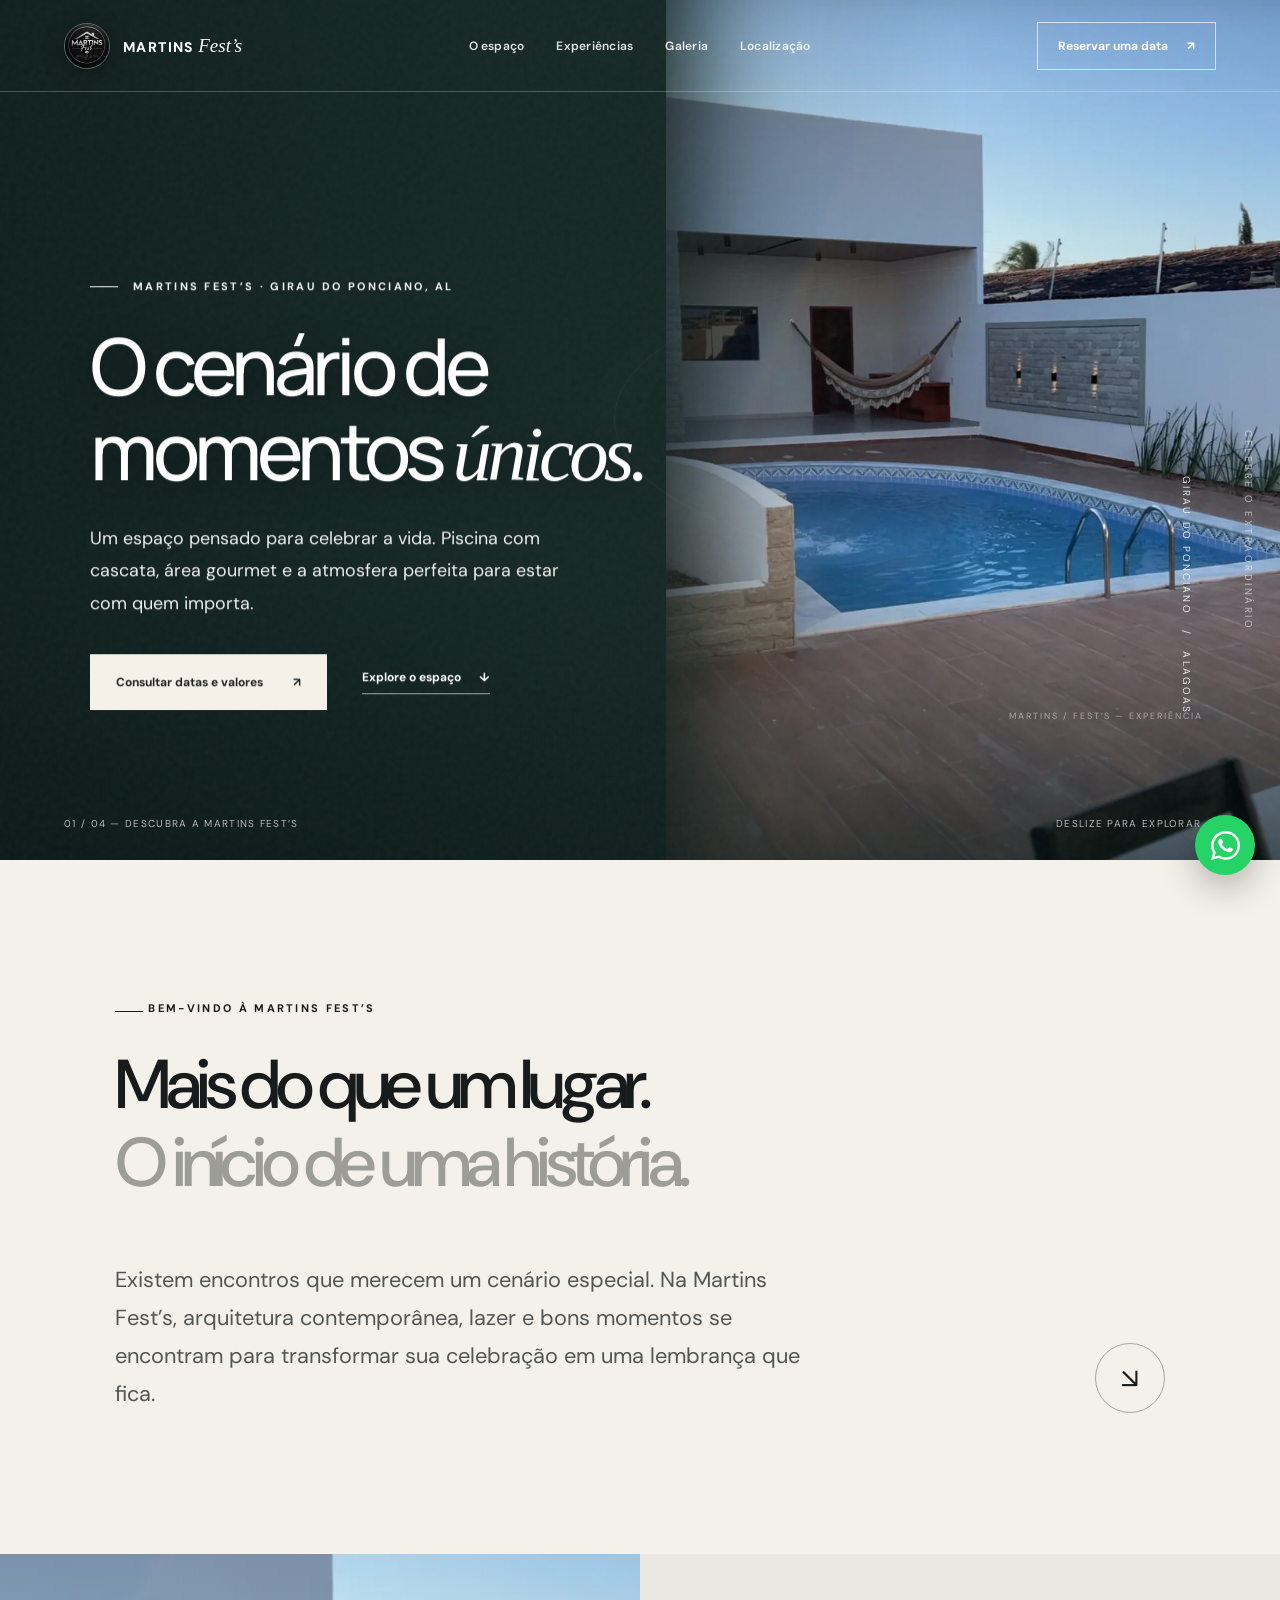
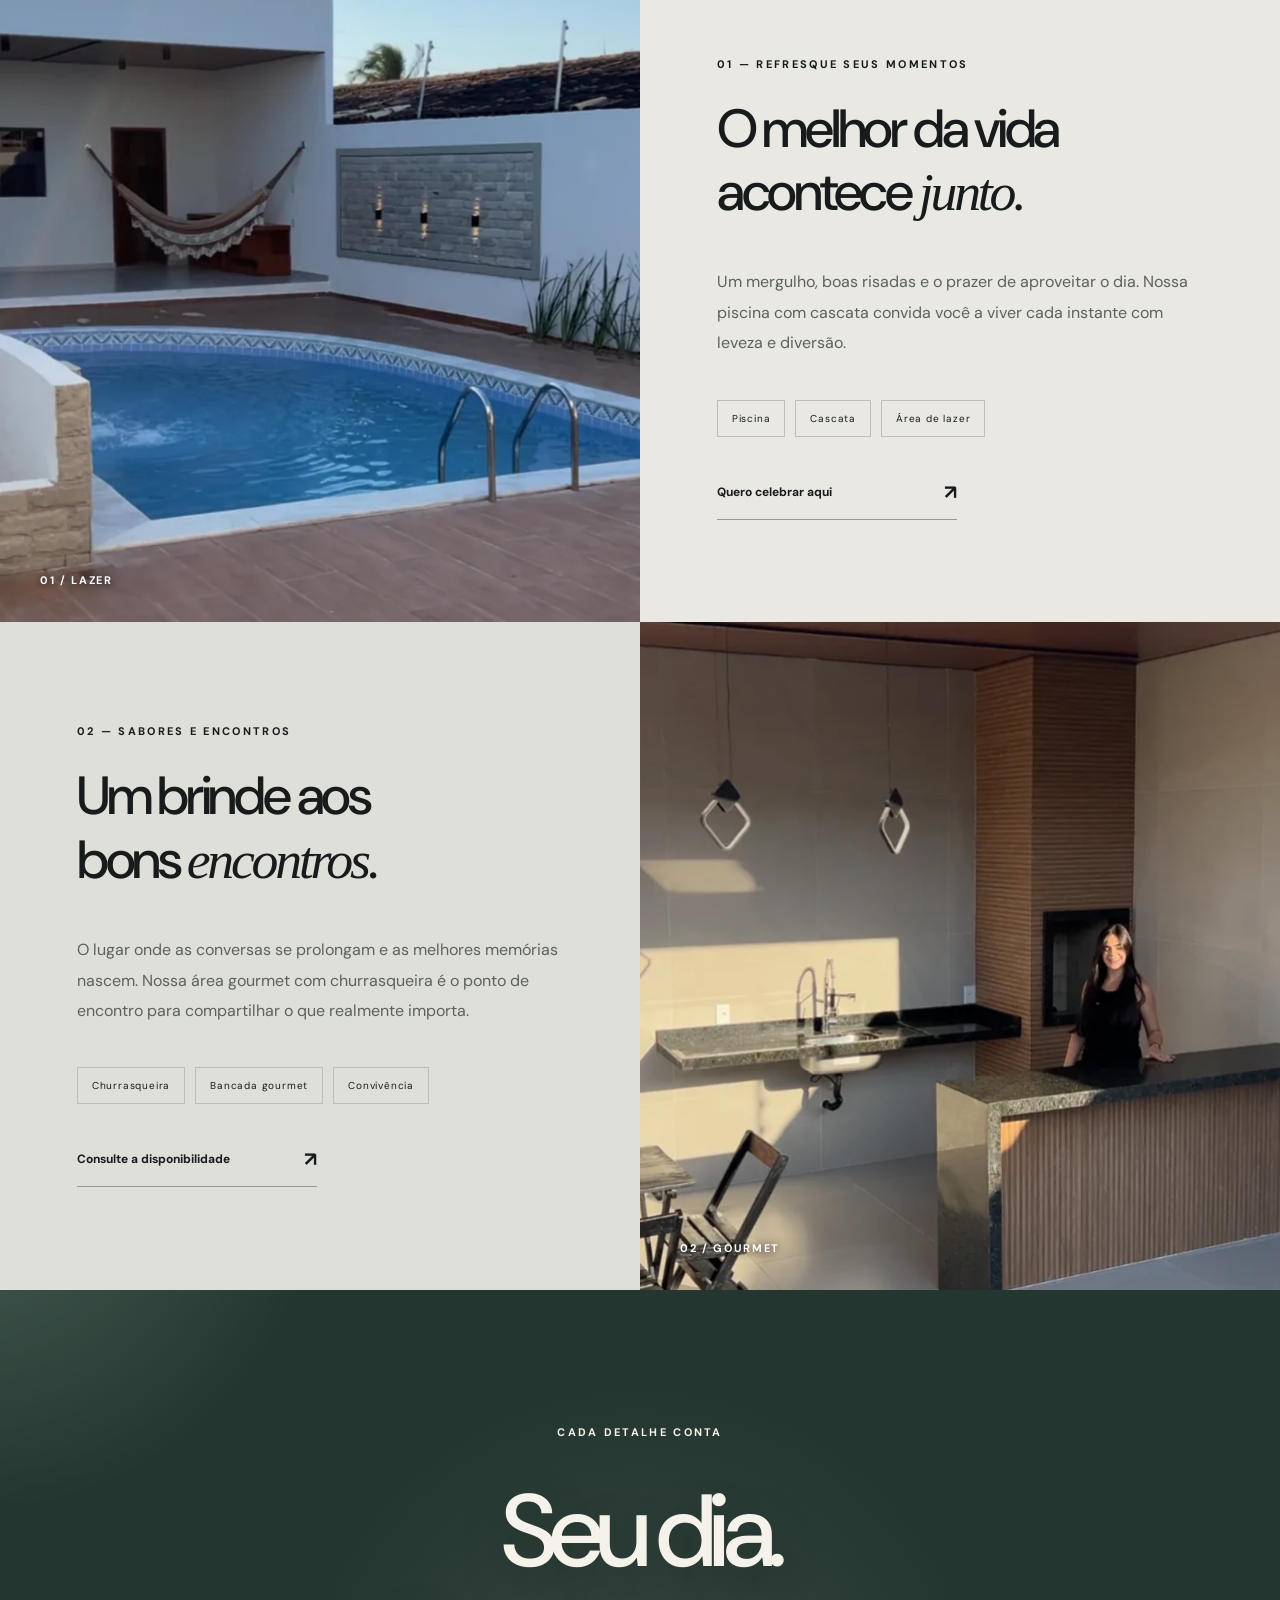
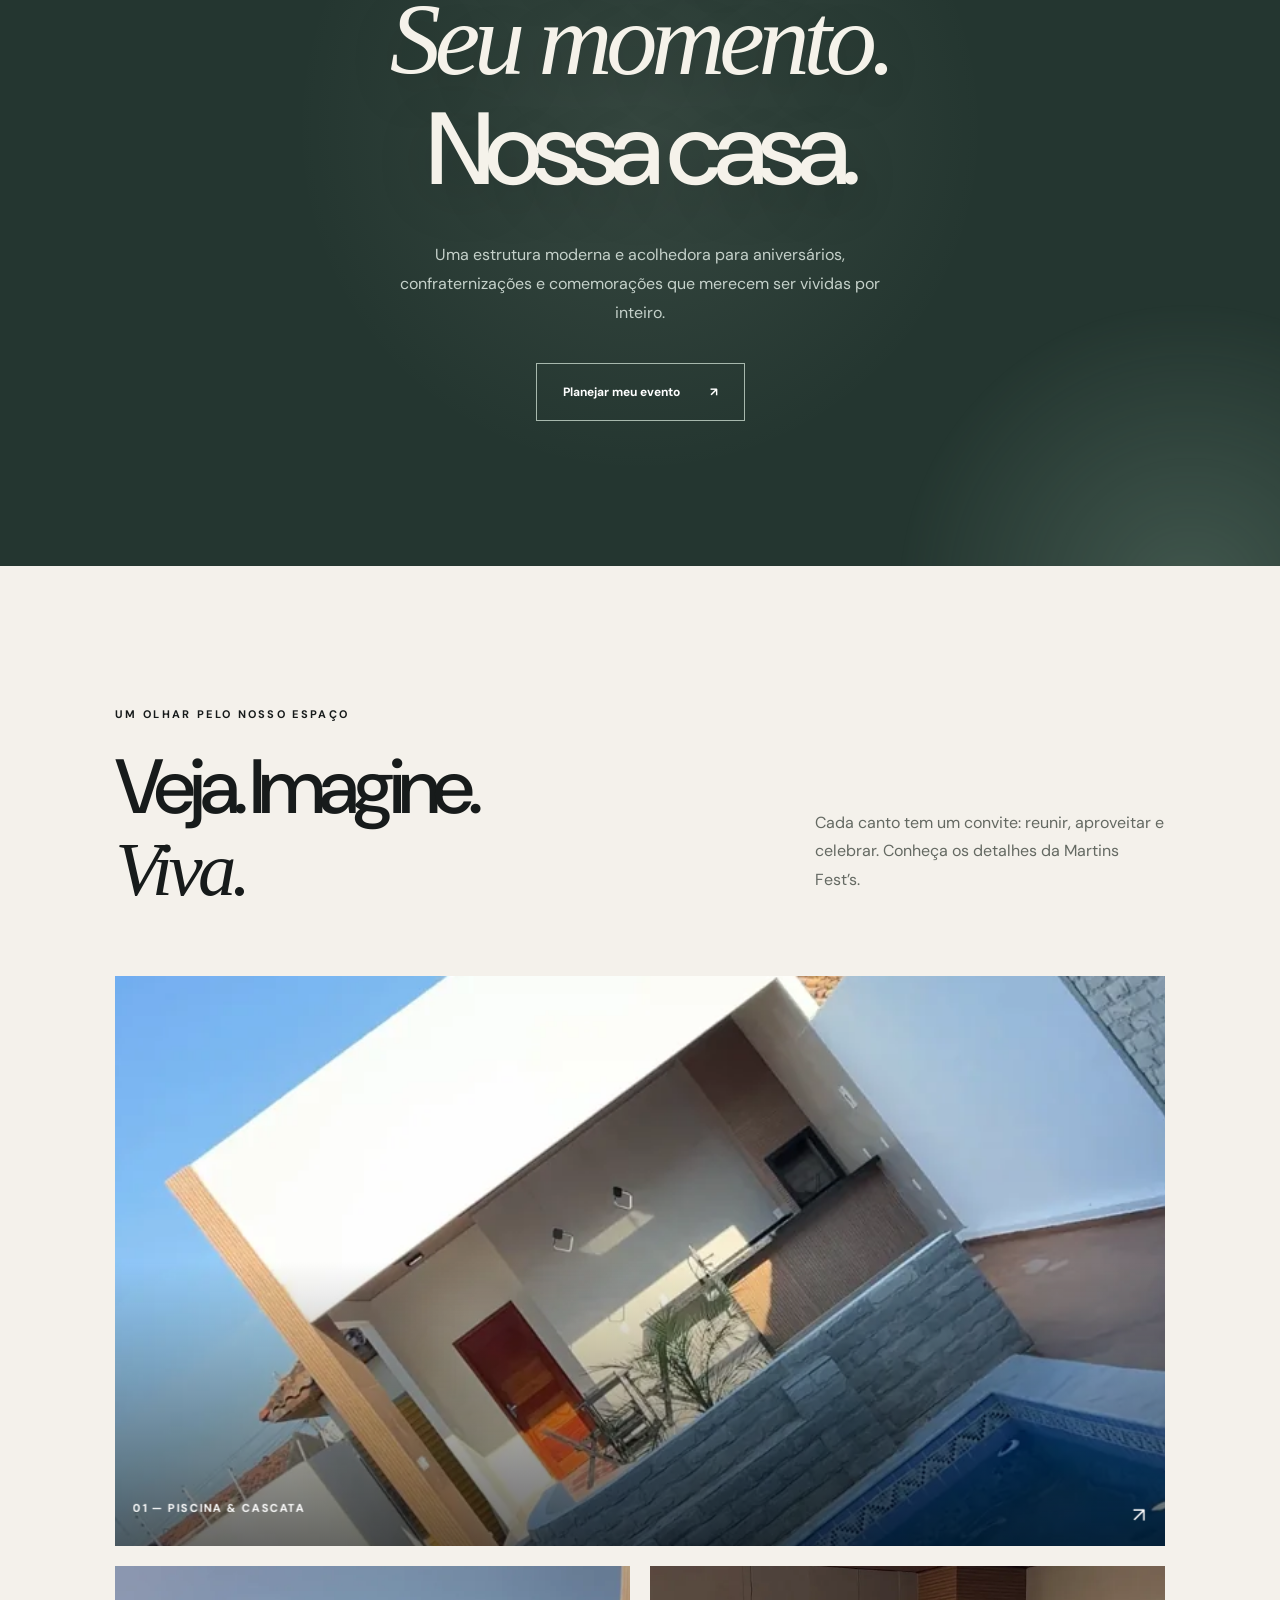
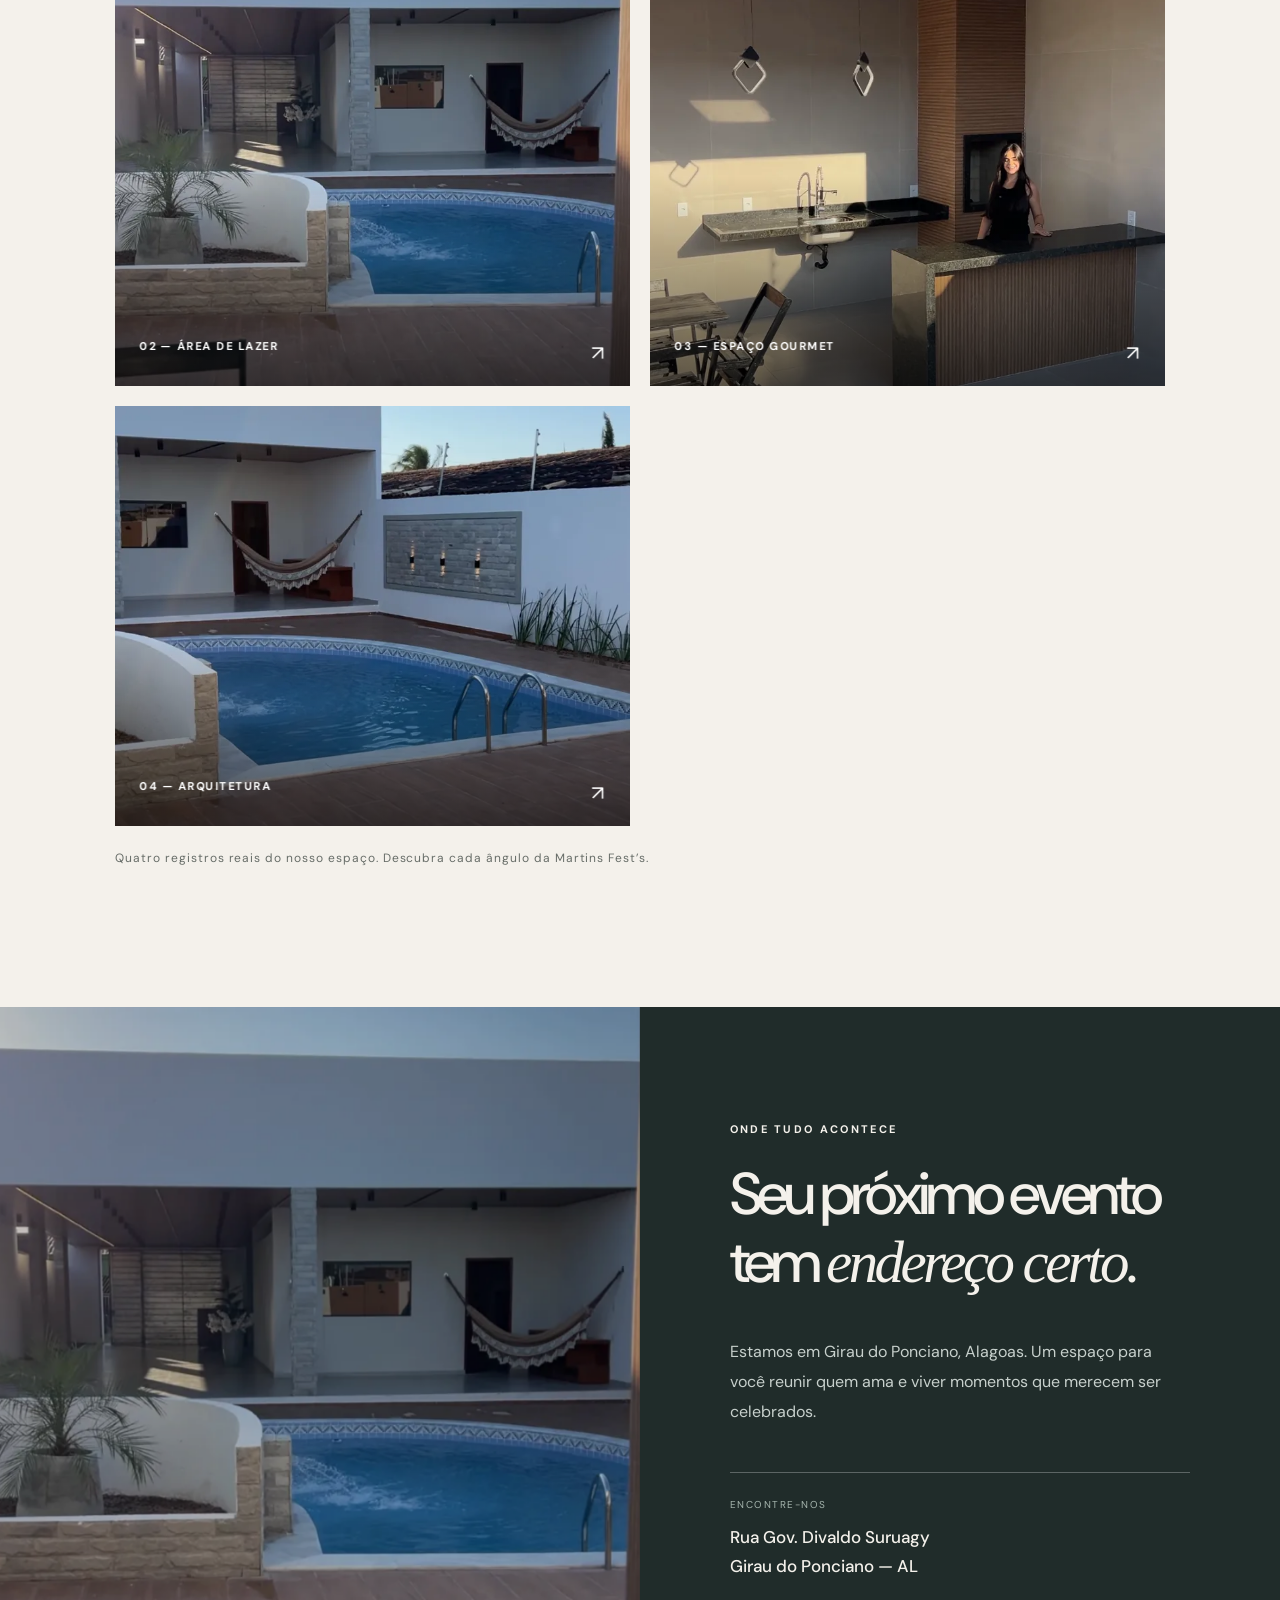
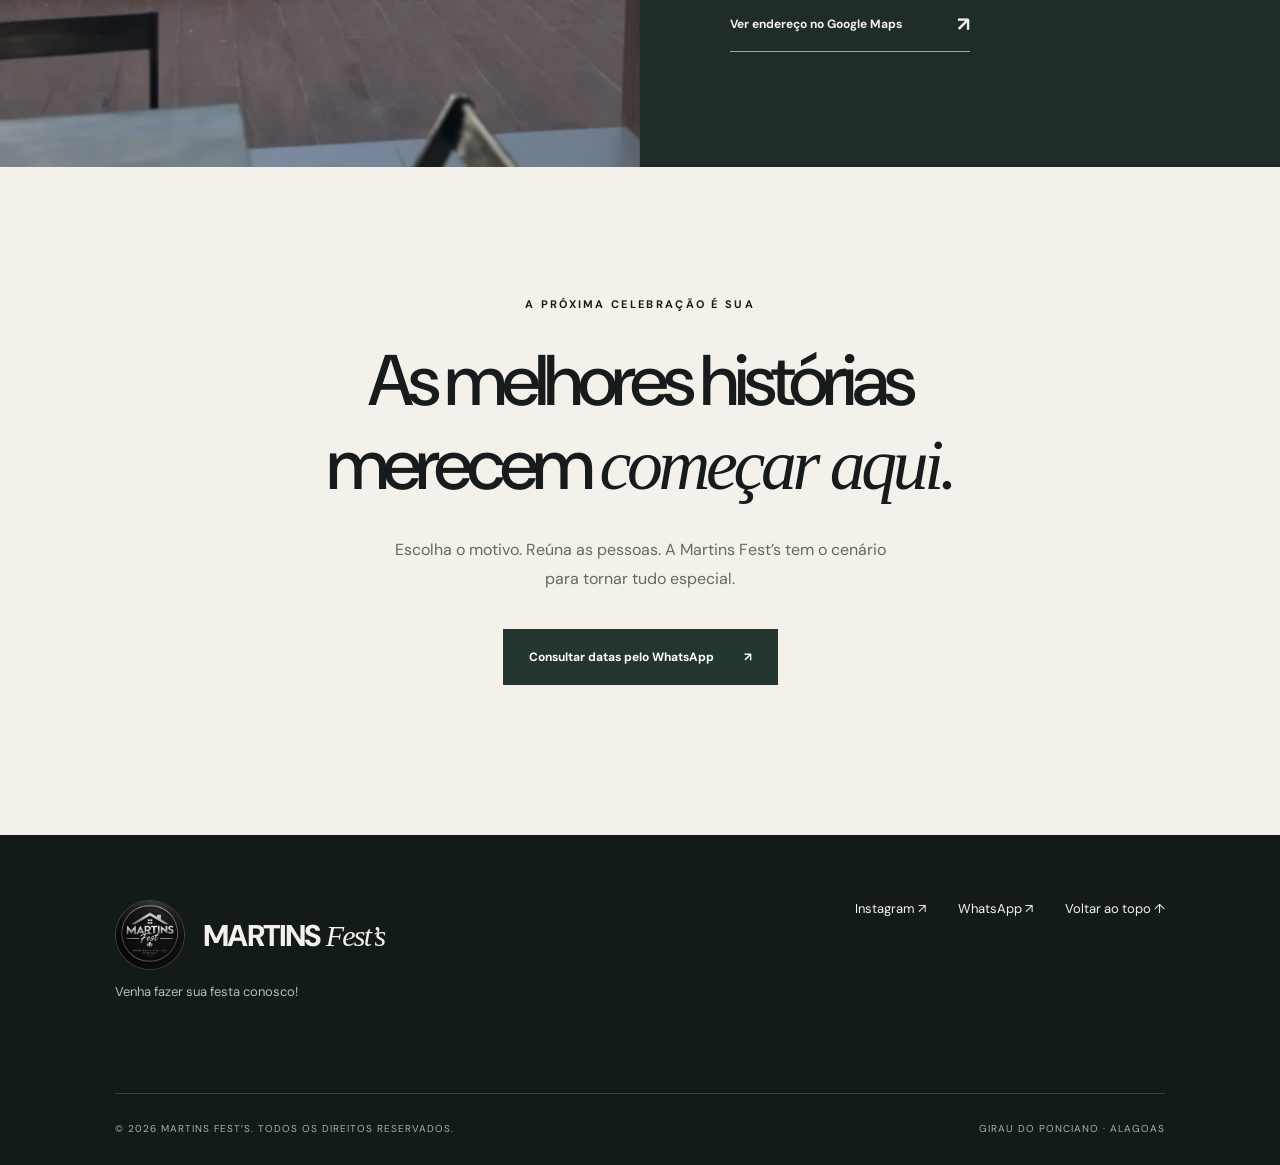
<file: index.html>
<!doctype html><html lang="pt-BR"><head><meta charset="utf-8"><meta name="viewport" content="width=device-width,initial-scale=1"><meta name="theme-color" content="#151b1c"><meta name="description" content="Martins Fest's: espaço para festas em Girau do Ponciano, AL. Piscina com cascata, área gourmet e ambientes para celebrar. Consulte datas pelo WhatsApp."><title>Martins Fest's | Seu momento merece esse lugar</title><meta property="og:title" content="Martins Fest's — Seu momento merece esse lugar"><meta property="og:description" content="Piscina com cascata, área gourmet e um cenário especial em Girau do Ponciano, AL."><meta property="og:type" content="website"><meta property="og:image" content="https://martins-fest-iota.vercel.app/assets/img_9468.webp"><meta property="og:url" content="https://martins-fest-iota.vercel.app/"><meta property="og:locale" content="pt_BR"><link rel="canonical" href="https://martins-fest-iota.vercel.app/"><link rel="icon" href="/assets/logo.webp" type="image/webp"><link rel="preconnect" href="https://fonts.googleapis.com"><link rel="preconnect" href="https://fonts.gstatic.com" crossorigin><link href="https://fonts.googleapis.com/css2?family=DM+Sans:wght@400;500;600;700&family=Manrope:wght@400;500;600;700;800&display=swap" rel="stylesheet"><link rel="preload" as="image" href="/assets/img_9468.webp" fetchpriority="high"><link rel="stylesheet" href="/style.css"><script defer src="/script.js"></script><script type="application/ld+json">{"@context":"https://schema.org","@type":"EventVenue","name":"Martins Fest's","description":"Espaço para festas com piscina e área gourmet em Girau do Ponciano, Alagoas.","address":{"@type":"PostalAddress","streetAddress":"Rua Gov. Divaldo Suruagy","addressLocality":"Girau do Ponciano","addressRegion":"AL","addressCountry":"BR"},"sameAs":["https://www.instagram.com/martinsfest_s/","https://w.app/martinsfests"]}</script></head><body>
<a class="skip" href="#conteudo">Pular para o conteúdo</a>
<header class="site-header" id="topo"><a class="brand" href="#inicio" aria-label="Martins Fest’s, início"><img class="header-logo" src="/assets/logo.webp" alt="" width="46" height="46"><span class="brand-text">MARTINS <em>Fest’s</em></span></a><nav id="nav" class="nav" aria-label="Navegação principal"><a href="#espaco">O espaço</a><a href="#experiencias">Experiências</a><a href="#galeria">Galeria</a><a href="#localizacao">Localização</a></nav><a class="nav-cta" href="https://w.app/martinsfests" target="_blank" rel="noopener noreferrer">Reservar uma data <span>↗</span></a><button class="menu-toggle" id="menuToggle" aria-expanded="false" aria-controls="nav" aria-label="Abrir menu" type="button"><span></span><span></span></button></header>
<main id="conteudo"><section class="hero" id="inicio"><div class="hero-image" aria-hidden="true"></div><div class="hero-grain" aria-hidden="true"></div><div class="hero-depth" aria-hidden="true"><span class="depth-ring ring-a"></span><span class="depth-ring ring-b"></span><span class="depth-coordinate">GIRAU DO PONCIANO &nbsp; / &nbsp; ALAGOAS</span></div><div class="hero-content" data-depth-content><div class="eyebrow hero-eyebrow"><span class="eyebrow-line"></span> MARTINS FEST’S · GIRAU DO PONCIANO, AL</div><h1>O cenário de<br> momentos <i>únicos.</i></h1><p>Um espaço pensado para celebrar a vida. Piscina com cascata, área gourmet e a atmosfera perfeita para estar com quem importa.</p><div class="hero-actions"><a class="btn btn-light" href="https://w.app/martinsfests" target="_blank" rel="noopener noreferrer">Consultar datas e valores <span>↗</span></a><a class="text-link" href="#espaco">Explore o espaço <span>↓</span></a></div></div><div class="hero-bottom"><span>01 / 04 — DESCUBRA A MARTINS FEST’S</span><span>DESLIZE PARA EXPLORAR ↓</span></div><div class="hero-vertical">CELEBRE O EXTRAORDINÁRIO</div><div class="hero-depth-label" aria-hidden="true">MARTINS / FEST’S — EXPERIÊNCIA</div></section>
<div class="scroll-progress" aria-hidden="true"><span id="scrollProgress"></span></div><section class="intro section" id="espaco"><div class="intro-head" data-reveal><div class="eyebrow dark"><span class="eyebrow-line"></span> BEM-VINDO À MARTINS FEST’S</div><h2>Mais do que um lugar.<br><span>O início de uma história.</span></h2></div><div class="intro-bottom" data-reveal><p>Existem encontros que merecem um cenário especial. Na Martins Fest’s, arquitetura contemporânea, lazer e bons momentos se encontram para transformar sua celebração em uma lembrança que fica.</p><a class="circle-link" href="#experiencias" aria-label="Conheça as experiências">↘</a></div></section>
<section class="feature-section" id="experiencias"><div class="feature-photo scene" data-tilt data-parallax><div class="scene-layer"><img src="/assets/img_9468.webp" alt="Piscina azul da Martins Fest's, com cascata e arquitetura moderna" loading="lazy" width="785" height="1700"></div><span class="photo-index">01 / LAZER</span></div><div class="feature-copy" data-reveal><div class="eyebrow dark">01 — REFRESQUE SEUS MOMENTOS</div><h2>O melhor da vida<br> acontece <em>junto.</em></h2><p>Um mergulho, boas risadas e o prazer de aproveitar o dia. Nossa piscina com cascata convida você a viver cada instante com leveza e diversão.</p><div class="feature-tags"><span>Piscina</span><span>Cascata</span><span>Área de lazer</span></div><a class="arrow-link" href="https://w.app/martinsfests" target="_blank" rel="noopener noreferrer">Quero celebrar aqui <span>↗</span></a></div></section>
<section class="feature-section reverse"><div class="feature-photo scene" data-tilt data-parallax><div class="scene-layer"><img src="/assets/img_9470.webp" alt="Área gourmet coberta com churrasqueira e bancada da Martins Fest's" loading="lazy" width="785" height="1700"></div><span class="photo-index">02 / GOURMET</span></div><div class="feature-copy" data-reveal><div class="eyebrow dark">02 — SABORES E ENCONTROS</div><h2>Um brinde aos<br> bons <em>encontros.</em></h2><p>O lugar onde as conversas se prolongam e as melhores memórias nascem. Nossa área gourmet com churrasqueira é o ponto de encontro para compartilhar o que realmente importa.</p><div class="feature-tags"><span>Churrasqueira</span><span>Bancada gourmet</span><span>Convivência</span></div><a class="arrow-link" href="https://w.app/martinsfests" target="_blank" rel="noopener noreferrer">Consulte a disponibilidade <span>↗</span></a></div></section>
<section class="statement" data-spotlight><div class="eyebrow">CADA DETALHE CONTA</div><h2>Seu dia.<br><em>Seu momento.</em><br>Nossa casa.</h2><p>Uma estrutura moderna e acolhedora para aniversários, confraternizações e comemorações que merecem ser vividas por inteiro.</p><a class="btn btn-outline" href="https://w.app/martinsfests" target="_blank" rel="noopener noreferrer">Planejar meu evento <span>↗</span></a><div class="orb orb-one" aria-hidden="true"></div><div class="orb orb-two" aria-hidden="true"></div></section>
<section class="gallery section" id="galeria"><div class="gallery-head" data-reveal><div><div class="eyebrow dark">UM OLHAR PELO NOSSO ESPAÇO</div><h2>Veja. Imagine.<br><em>Viva.</em></h2></div><p>Cada canto tem um convite: reunir, aproveitar e celebrar. Conheça os detalhes da Martins Fest’s.</p></div><div class="gallery-grid"><button type="button" class="gallery-item gallery-wide" data-tilt-gallery data-img="/assets/img_9471.webp" aria-label="Ampliar vista da piscina"><img src="/assets/img_9471.webp" loading="lazy" alt="Vista ampla da piscina com cascata" width="785" height="1700"><span>01 — PISCINA & CASCATA <b>↗</b></span></button><button type="button" class="gallery-item" data-tilt-gallery data-img="/assets/img_9467.webp" aria-label="Ampliar vista da área de lazer"><img src="/assets/img_9467.webp" loading="lazy" alt="Área de lazer e piscina vistas da varanda" width="785" height="1700"><span>02 — ÁREA DE LAZER <b>↗</b></span></button><button type="button" class="gallery-item" data-tilt-gallery data-img="/assets/img_9470.webp" aria-label="Ampliar área gourmet"><img src="/assets/img_9470.webp" loading="lazy" alt="Área gourmet da Martins Fest's" width="785" height="1700"><span>03 — ESPAÇO GOURMET <b>↗</b></span></button><button type="button" class="gallery-item" data-tilt-gallery data-img="/assets/img_9468.webp" aria-label="Ampliar piscina e parede decorativa"><img src="/assets/img_9468.webp" loading="lazy" alt="Piscina, cascata e parede decorativa da Martins Fest’s" width="785" height="1700"><span>04 — ARQUITETURA <b>↗</b></span></button></div><p class="gallery-footnote">Quatro registros reais do nosso espaço. Descubra cada ângulo da Martins Fest’s.</p></section>
<section class="location" id="localizacao"><div class="location-photo" data-parallax><img src="/assets/img_9467.webp" alt="Área de lazer da Martins Fest's" loading="lazy" width="785" height="1700"></div><div class="location-content" data-reveal><div class="eyebrow">ONDE TUDO ACONTECE</div><h2>Seu próximo evento<br> tem <em>endereço certo.</em></h2><p>Estamos em Girau do Ponciano, Alagoas. Um espaço para você reunir quem ama e viver momentos que merecem ser celebrados.</p><div class="address"><span>ENCONTRE-NOS</span><strong>Rua Gov. Divaldo Suruagy<br>Girau do Ponciano — AL</strong></div><a class="arrow-link white" href="https://www.google.com/maps/search/?api=1&query=Rua+Gov.+Divaldo+Suruagy+Girau+do+Ponciano+AL" target="_blank" rel="noopener noreferrer">Ver endereço no Google Maps <span>↗</span></a></div></section>
<section class="final-cta" data-reveal><div class="eyebrow dark">A PRÓXIMA CELEBRAÇÃO É SUA</div><h2>As melhores histórias<br> merecem <em>começar aqui.</em></h2><p>Escolha o motivo. Reúna as pessoas. A Martins Fest’s tem o cenário para tornar tudo especial.</p><a class="btn btn-dark" href="https://w.app/martinsfests" target="_blank" rel="noopener noreferrer">Consultar datas pelo WhatsApp <span>↗</span></a></section></main>
<footer class="footer"><div class="footer-top"><div><div class="footer-logo-row"><img class="footer-logo" src="/assets/logo.webp" alt="Logotipo Martins Fest’s" loading="lazy" width="70" height="70"><div class="footer-brand">MARTINS <em>Fest’s</em></div></div><p>Venha fazer sua festa conosco!</p></div><div class="footer-links"><a href="https://www.instagram.com/martinsfest_s/" target="_blank" rel="noopener noreferrer">Instagram ↗</a><a href="https://w.app/martinsfests" target="_blank" rel="noopener noreferrer">WhatsApp ↗</a><a href="#inicio">Voltar ao topo ↑</a></div></div><div class="footer-bottom"><span>© <span id="year">2026</span> MARTINS FEST’S. TODOS OS DIREITOS RESERVADOS.</span><span>GIRAU DO PONCIANO · ALAGOAS</span></div></footer>
<a class="whatsapp-float" href="https://w.app/martinsfests" target="_blank" rel="noopener noreferrer" aria-label="Fale conosco pelo WhatsApp"><svg viewBox="0 0 24 24" fill="currentColor" aria-hidden="true"><path d="M20.52 3.48A11.86 11.86 0 0 0 12.06 0C5.47 0 .1 5.36.1 11.95c0 2.1.55 4.16 1.59 5.98L0 24l6.23-1.63a11.97 11.97 0 0 0 5.82 1.48h.01c6.58 0 11.95-5.36 11.95-11.95 0-3.19-1.24-6.19-3.49-8.42ZM12.06 21.83c-1.78 0-3.53-.48-5.05-1.38l-.36-.21-3.7.97.99-3.6-.24-.37a9.9 9.9 0 0 1-1.52-5.29c0-5.47 4.45-9.92 9.93-9.92 2.65 0 5.14 1.03 7.01 2.9a9.86 9.86 0 0 1 2.9 7.02c0 5.47-4.45 9.92-9.96 9.88Zm5.44-7.43c-.3-.15-1.76-.87-2.03-.97-.27-.1-.47-.15-.67.15-.2.3-.77.97-.94 1.17-.17.2-.35.22-.65.07-.3-.15-1.26-.47-2.4-1.48-.89-.79-1.49-1.77-1.66-2.07-.17-.3-.02-.46.13-.61.14-.13.3-.35.45-.52.15-.18.2-.3.3-.5.1-.2.05-.38-.03-.53-.07-.15-.67-1.62-.92-2.22-.24-.58-.49-.5-.67-.51h-.57c-.2 0-.52.07-.79.37s-1.04 1.02-1.04 2.49 1.06 2.89 1.21 3.09c.15.2 2.09 3.19 5.07 4.47.71.31 1.27.49 1.7.63.72.23 1.37.2 1.89.12.58-.09 1.76-.72 2.01-1.42.25-.7.25-1.3.17-1.42-.07-.12-.27-.2-.57-.35Z"/></svg></a>
<dialog id="lightbox" class="lightbox" aria-label="Galeria de fotos da Martins Fest’s"><button type="button" id="closeLightbox" aria-label="Fechar imagem">×</button><img id="lightboxImg" alt="Foto ampliada do espaço" width="785" height="1700"><div class="lightbox-controls"><button type="button" id="prevPhoto" aria-label="Foto anterior">←</button><span id="photoCount"></span><button type="button" id="nextPhoto" aria-label="Próxima foto">→</button></div></dialog>
</body></html>
</file>
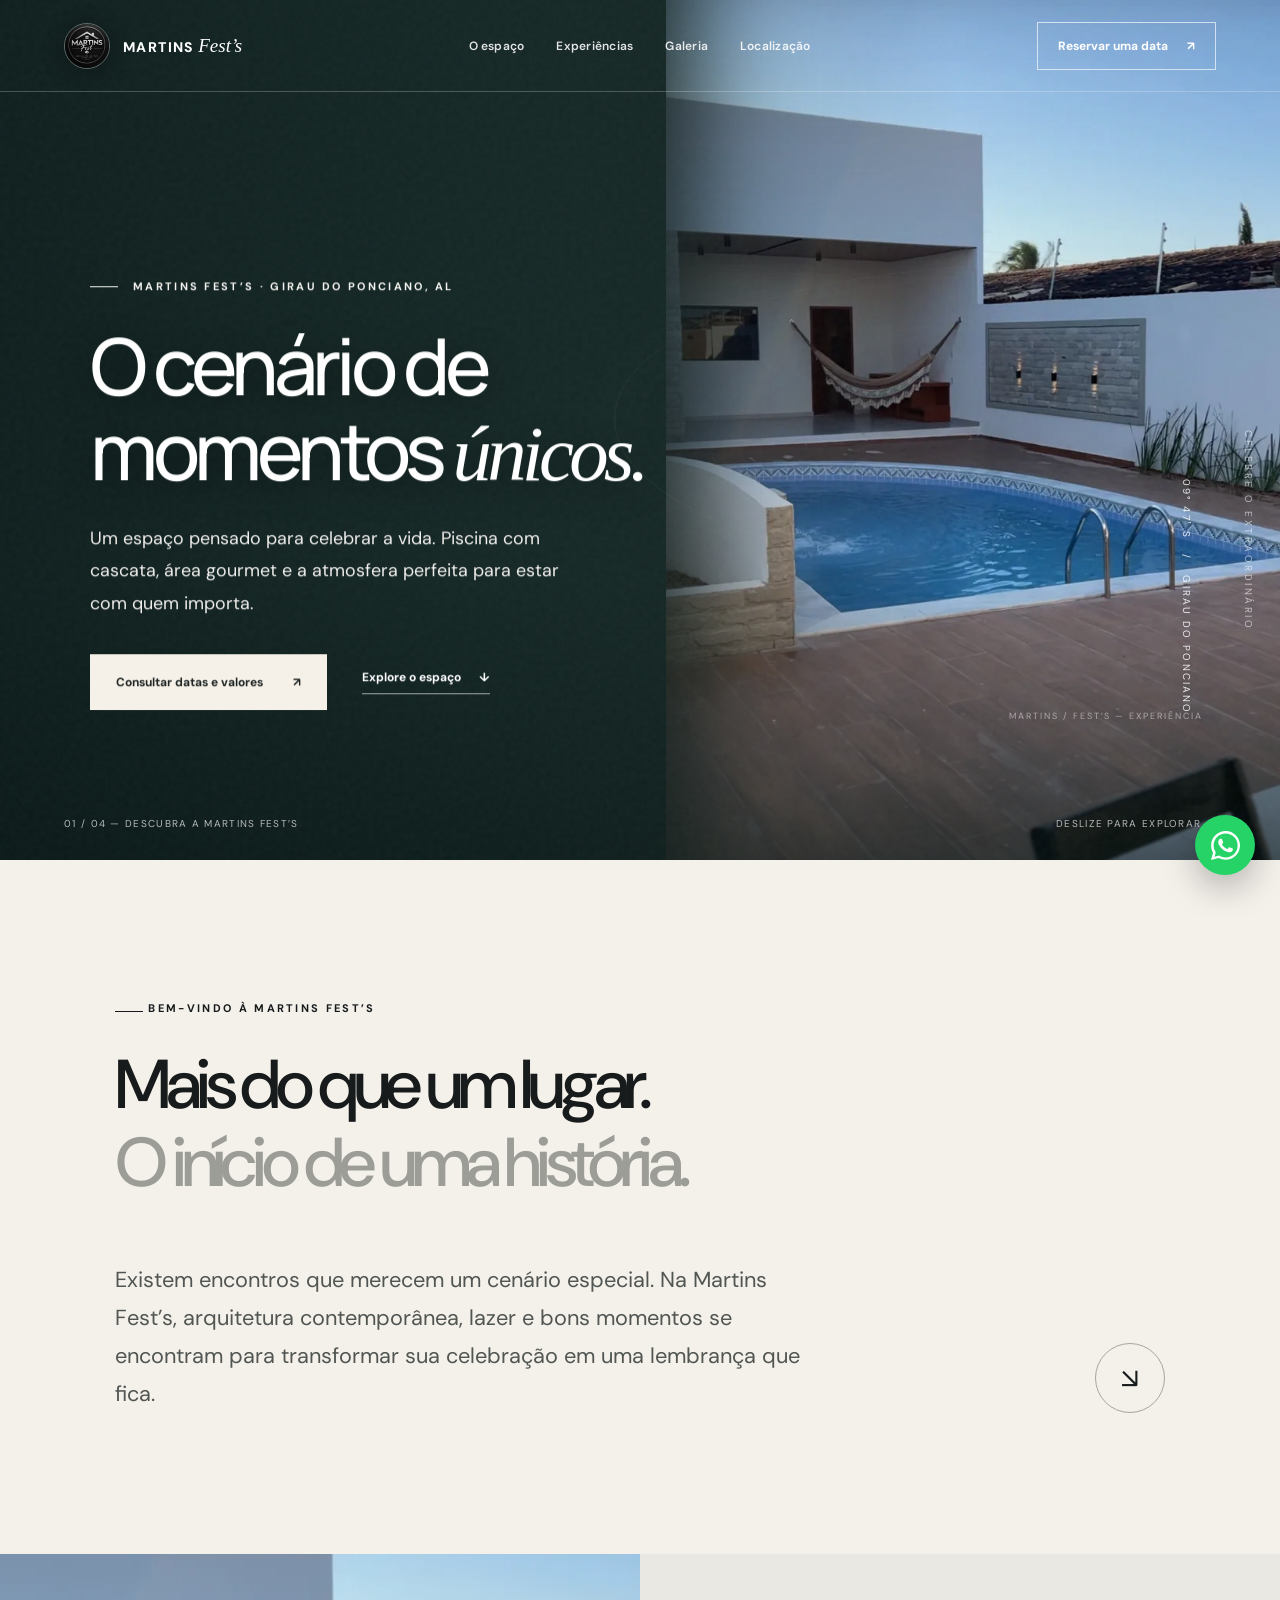
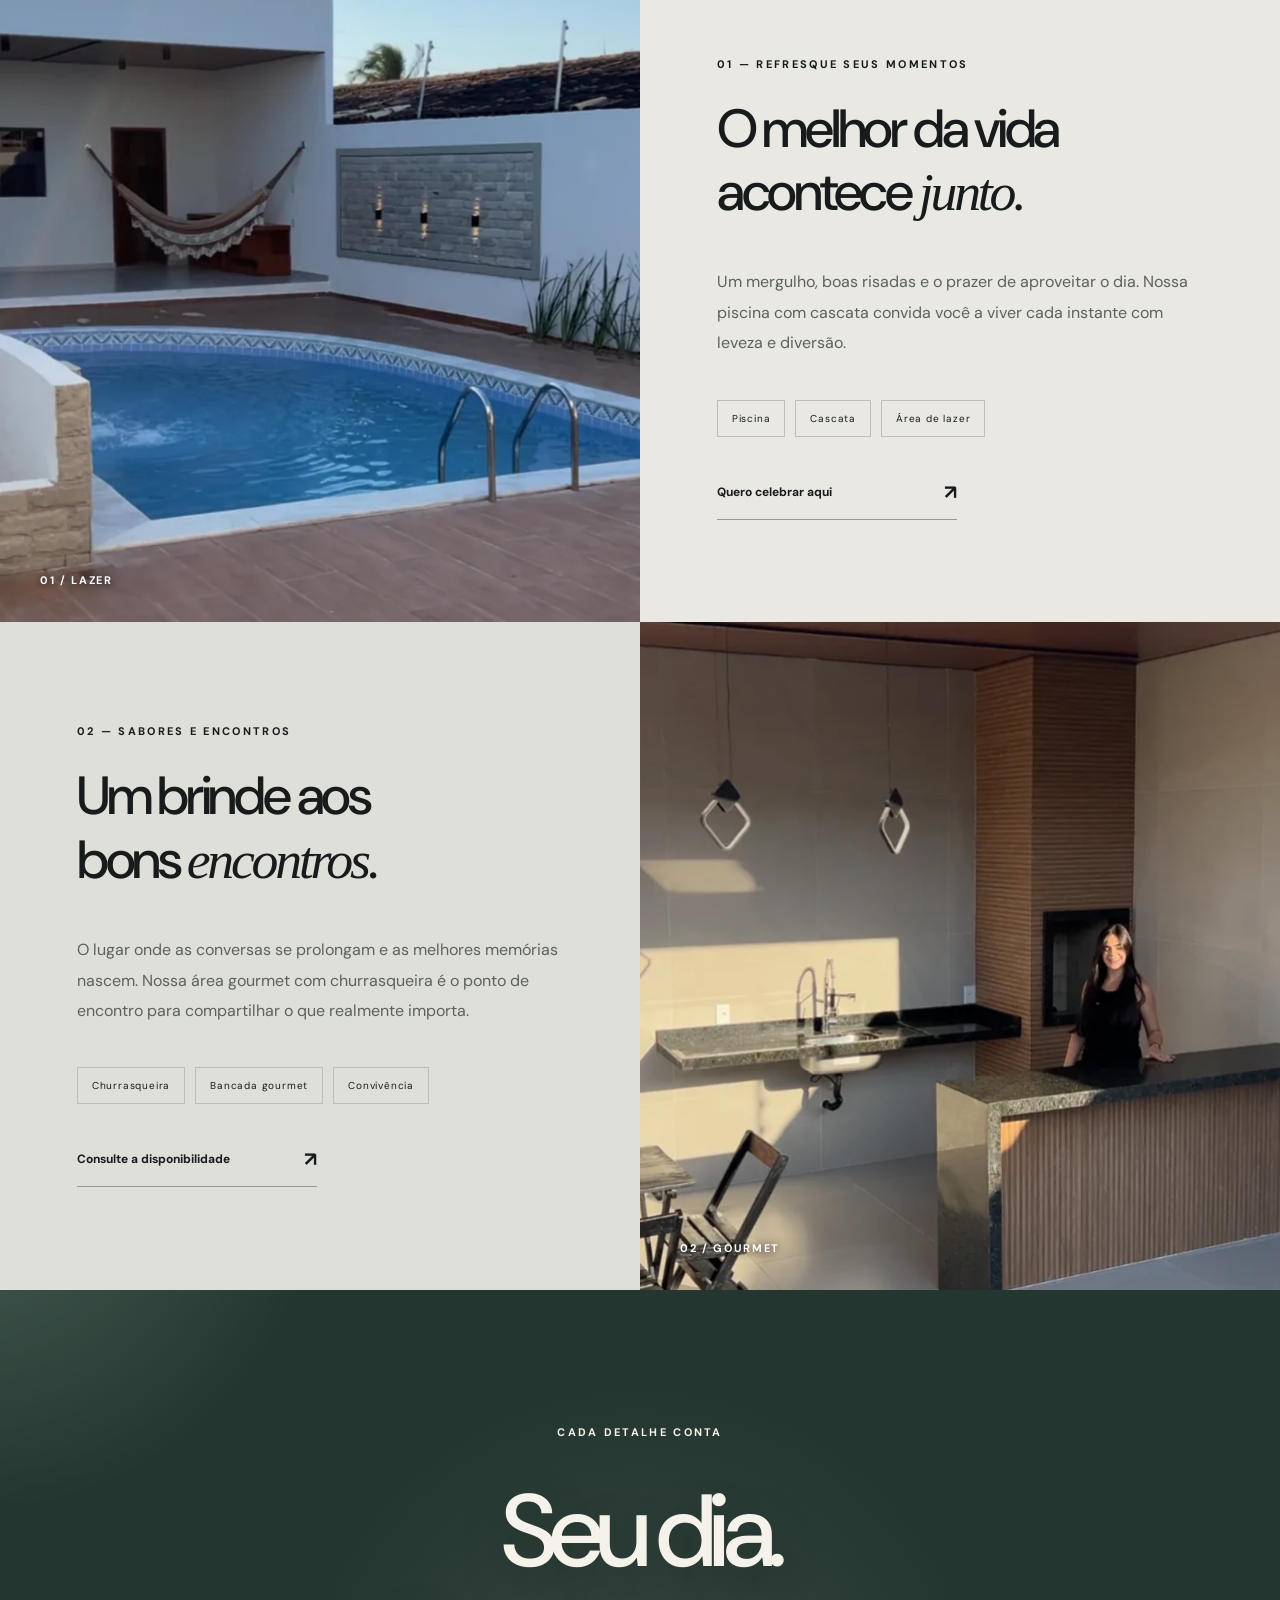
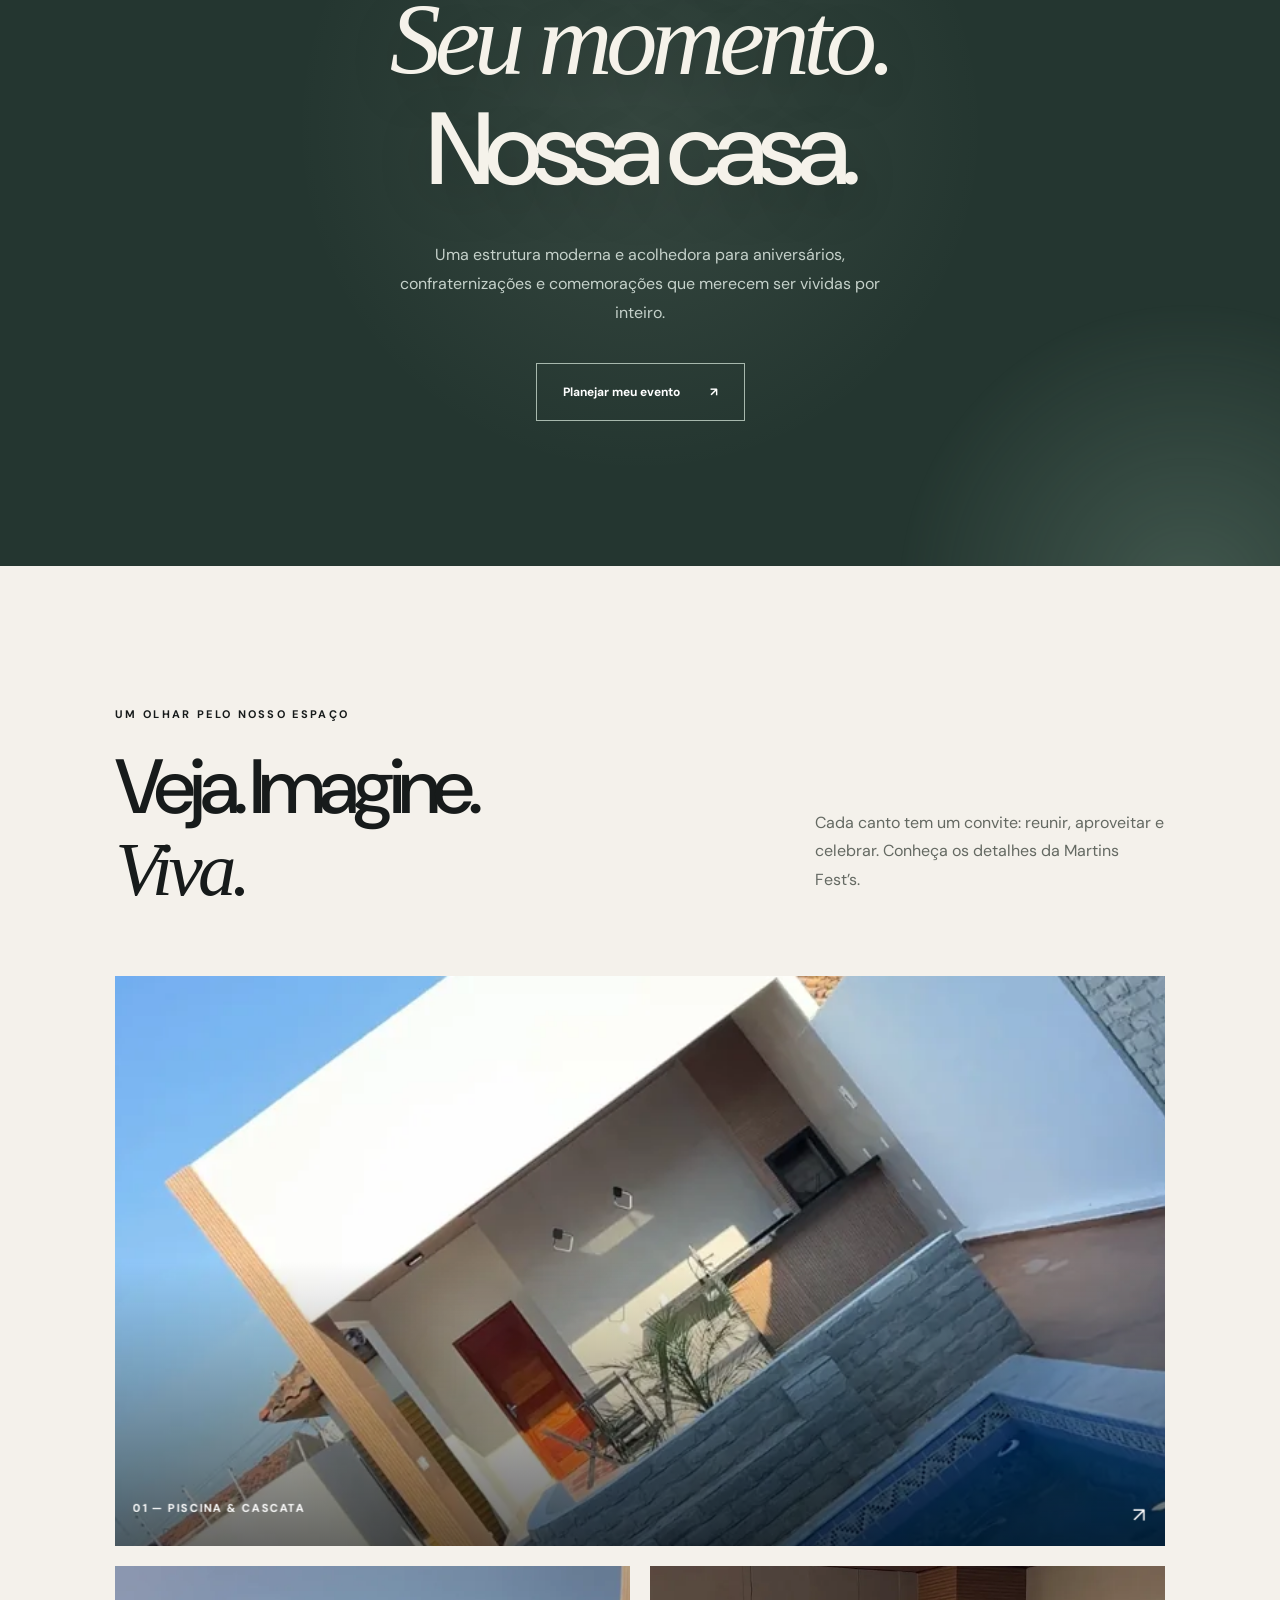
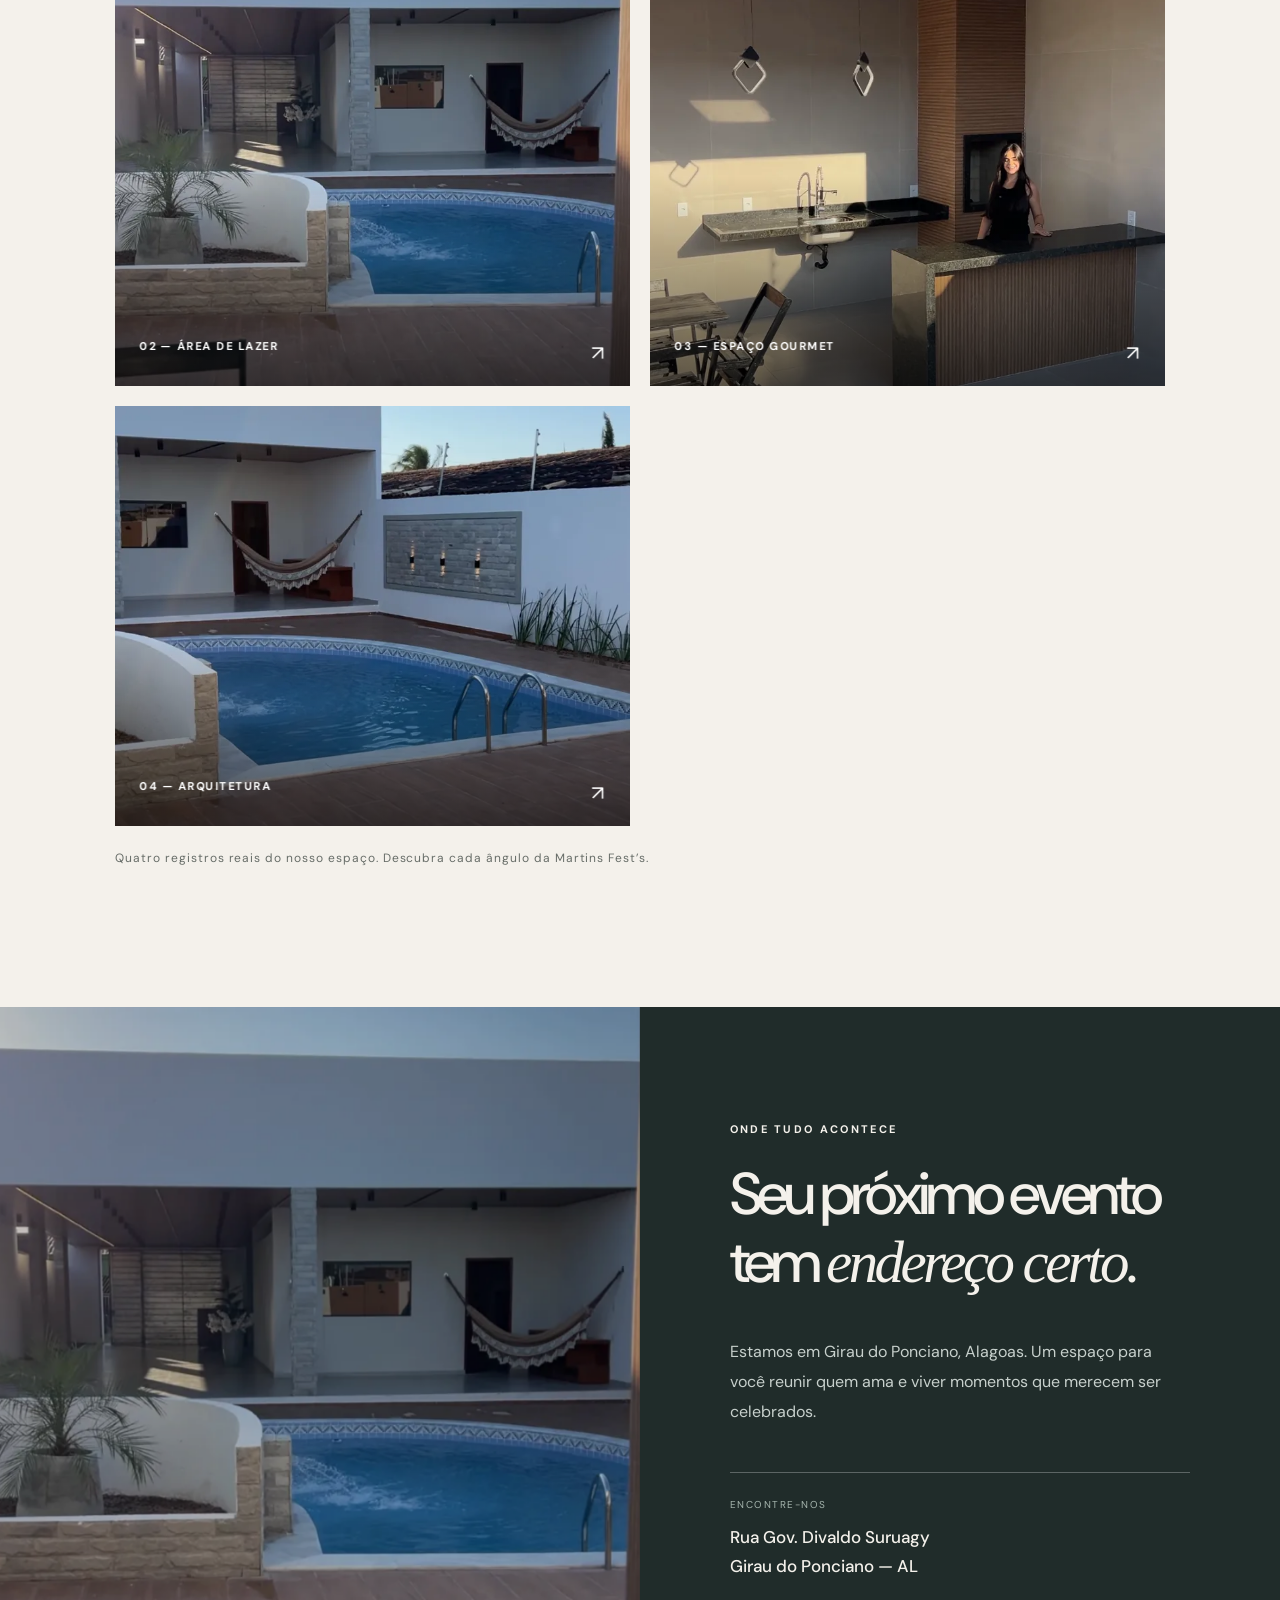
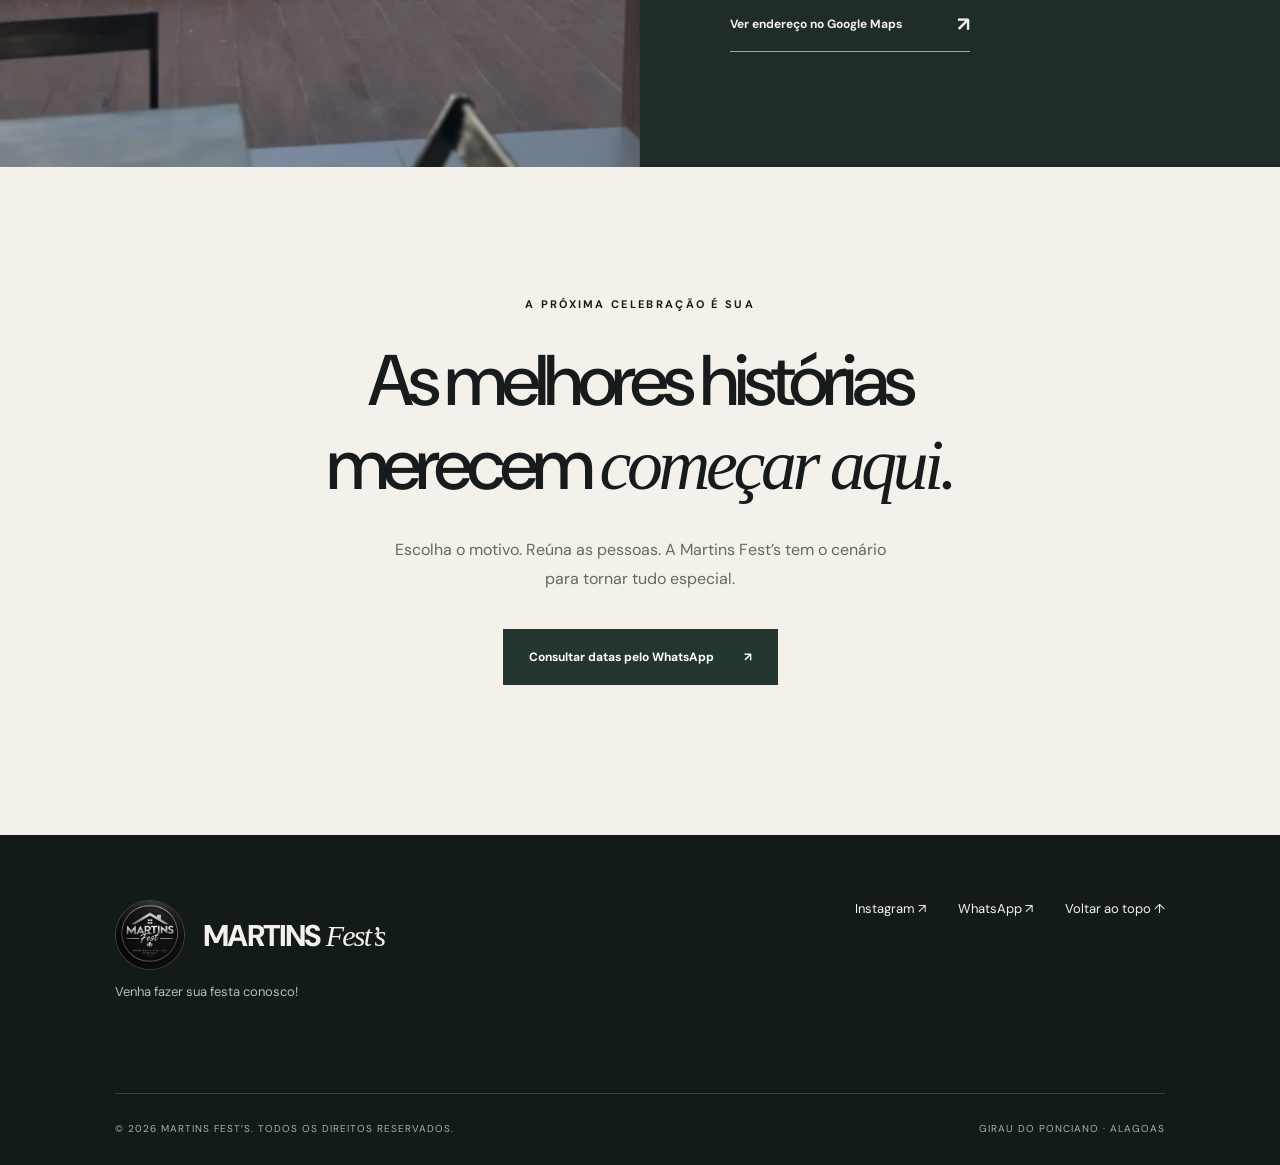
<file: martins-fests/index.html>
<!doctype html><html lang="pt-BR"><head><meta charset="utf-8"><meta name="viewport" content="width=device-width,initial-scale=1"><meta name="theme-color" content="#151b1c"><meta name="description" content="Martins Fest's: espaço para festas em Girau do Ponciano, AL. Piscina com cascata, área gourmet e ambientes para celebrar. Consulte datas pelo WhatsApp."><title>Martins Fest's | Seu momento merece esse lugar</title><meta property="og:title" content="Martins Fest's — Seu momento merece esse lugar"><meta property="og:description" content="Piscina com cascata, área gourmet e um cenário especial em Girau do Ponciano, AL."><meta property="og:type" content="website"><meta property="og:image" content="/assets/img_9468.webp"><link rel="icon" href="/assets/logo.webp" type="image/webp"><link rel="preconnect" href="https://fonts.googleapis.com"><link rel="preconnect" href="https://fonts.gstatic.com" crossorigin><link href="https://fonts.googleapis.com/css2?family=DM+Sans:wght@400;500;600;700&family=Manrope:wght@400;500;600;700;800&display=swap" rel="stylesheet"><link rel="stylesheet" href="/style.css"><script defer src="/script.js"></script><script type="application/ld+json">{"@context":"https://schema.org","@type":"EventVenue","name":"Martins Fest's","description":"Espaço para festas com piscina e área gourmet em Girau do Ponciano, Alagoas.","address":{"@type":"PostalAddress","streetAddress":"Rua Gov. Divaldo Suruagy","addressLocality":"Girau do Ponciano","addressRegion":"AL","addressCountry":"BR"},"sameAs":["https://www.instagram.com/martinsfest_s/","https://w.app/martinsfests"]}</script></head><body>
<a class="skip" href="#conteudo">Pular para o conteúdo</a>
<header class="site-header" id="topo"><a class="brand" href="#inicio" aria-label="Martins Fest’s, início"><img class="header-logo" src="/assets/logo.webp" alt="" width="46" height="46"><span class="brand-text">MARTINS <em>Fest’s</em></span></a><nav id="nav" class="nav" aria-label="Navegação principal"><a href="#espaco">O espaço</a><a href="#experiencias">Experiências</a><a href="#galeria">Galeria</a><a href="#localizacao">Localização</a></nav><a class="nav-cta" href="https://w.app/martinsfests" target="_blank" rel="noopener noreferrer">Reservar uma data <span>↗</span></a><button class="menu-toggle" id="menuToggle" aria-expanded="false" aria-controls="nav" aria-label="Abrir menu"><span></span><span></span></button></header>
<main id="conteudo"><section class="hero" id="inicio"><div class="hero-image" aria-hidden="true"></div><div class="hero-grain" aria-hidden="true"></div><div class="hero-depth" aria-hidden="true"><span class="depth-ring ring-a"></span><span class="depth-ring ring-b"></span><span class="depth-coordinate">09° 47′ S &nbsp; / &nbsp; GIRAU DO PONCIANO</span></div><div class="hero-content" data-depth-content><div class="eyebrow hero-eyebrow"><span class="eyebrow-line"></span> MARTINS FEST’S · GIRAU DO PONCIANO, AL</div><h1>O cenário de<br> momentos <i>únicos.</i></h1><p>Um espaço pensado para celebrar a vida. Piscina com cascata, área gourmet e a atmosfera perfeita para estar com quem importa.</p><div class="hero-actions"><a class="btn btn-light" href="https://w.app/martinsfests" target="_blank" rel="noopener noreferrer">Consultar datas e valores <span>↗</span></a><a class="text-link" href="#espaco">Explore o espaço <span>↓</span></a></div></div><div class="hero-bottom"><span>01 / 04 — DESCUBRA A MARTINS FEST’S</span><span>DESLIZE PARA EXPLORAR ↓</span></div><div class="hero-vertical">CELEBRE O EXTRAORDINÁRIO</div><div class="hero-depth-label" aria-hidden="true">MARTINS / FEST’S — EXPERIÊNCIA</div></section>
<div class="scroll-progress" aria-hidden="true"><span id="scrollProgress"></span></div><section class="intro section" id="espaco"><div class="intro-head" data-reveal><div class="eyebrow dark"><span class="eyebrow-line"></span> BEM-VINDO À MARTINS FEST’S</div><h2>Mais do que um lugar.<br><span>O início de uma história.</span></h2></div><div class="intro-bottom" data-reveal><p>Existem encontros que merecem um cenário especial. Na Martins Fest’s, arquitetura contemporânea, lazer e bons momentos se encontram para transformar sua celebração em uma lembrança que fica.</p><a class="circle-link" href="#experiencias" aria-label="Conheça as experiências">↘</a></div></section>
<section class="feature-section" id="experiencias"><div class="feature-photo scene" data-tilt data-parallax><div class="scene-layer"><img src="/assets/img_9468.webp" alt="Piscina azul da Martins Fest's, com cascata e arquitetura moderna" loading="lazy"></div><span class="photo-index">01 / LAZER</span></div><div class="feature-copy" data-reveal><div class="eyebrow dark">01 — REFRESQUE SEUS MOMENTOS</div><h2>O melhor da vida<br> acontece <em>junto.</em></h2><p>Um mergulho, boas risadas e o prazer de aproveitar o dia. Nossa piscina com cascata convida você a viver cada instante com leveza e diversão.</p><div class="feature-tags"><span>Piscina</span><span>Cascata</span><span>Área de lazer</span></div><a class="arrow-link" href="https://w.app/martinsfests" target="_blank" rel="noopener noreferrer">Quero celebrar aqui <span>↗</span></a></div></section>
<section class="feature-section reverse"><div class="feature-photo scene" data-tilt data-parallax><div class="scene-layer"><img src="/assets/img_9470.webp" alt="Área gourmet coberta com churrasqueira e bancada da Martins Fest's" loading="lazy"></div><span class="photo-index">02 / GOURMET</span></div><div class="feature-copy" data-reveal><div class="eyebrow dark">02 — SABORES E ENCONTROS</div><h2>Um brinde aos<br> bons <em>encontros.</em></h2><p>O lugar onde as conversas se prolongam e as melhores memórias nascem. Nossa área gourmet com churrasqueira é o ponto de encontro para compartilhar o que realmente importa.</p><div class="feature-tags"><span>Churrasqueira</span><span>Bancada gourmet</span><span>Convivência</span></div><a class="arrow-link" href="https://w.app/martinsfests" target="_blank" rel="noopener noreferrer">Consulte a disponibilidade <span>↗</span></a></div></section>
<section class="statement" data-spotlight><div class="eyebrow">CADA DETALHE CONTA</div><h2>Seu dia.<br><em>Seu momento.</em><br>Nossa casa.</h2><p>Uma estrutura moderna e acolhedora para aniversários, confraternizações e comemorações que merecem ser vividas por inteiro.</p><a class="btn btn-outline" href="https://w.app/martinsfests" target="_blank" rel="noopener noreferrer">Planejar meu evento <span>↗</span></a><div class="orb orb-one" aria-hidden="true"></div><div class="orb orb-two" aria-hidden="true"></div></section>
<section class="gallery section" id="galeria"><div class="gallery-head" data-reveal><div><div class="eyebrow dark">UM OLHAR PELO NOSSO ESPAÇO</div><h2>Veja. Imagine.<br><em>Viva.</em></h2></div><p>Cada canto tem um convite: reunir, aproveitar e celebrar. Conheça os detalhes da Martins Fest’s.</p></div><div class="gallery-grid"><button class="gallery-item gallery-wide" data-tilt-gallery data-img="/assets/img_9471.webp" aria-label="Ampliar vista da piscina"><img src="/assets/img_9471.webp" loading="lazy" alt="Vista ampla da piscina com cascata"><span>01 — PISCINA & CASCATA <b>↗</b></span></button><button class="gallery-item" data-tilt-gallery data-img="/assets/img_9467.webp" aria-label="Ampliar vista da área de lazer"><img src="/assets/img_9467.webp" loading="lazy" alt="Área de lazer e piscina vistas da varanda"><span>02 — ÁREA DE LAZER <b>↗</b></span></button><button class="gallery-item" data-tilt-gallery data-img="/assets/img_9470.webp" aria-label="Ampliar área gourmet"><img src="/assets/img_9470.webp" loading="lazy" alt="Área gourmet da Martins Fest's"><span>03 — ESPAÇO GOURMET <b>↗</b></span></button><button class="gallery-item" data-tilt-gallery data-img="/assets/img_9468.webp" aria-label="Ampliar piscina e parede decorativa"><img src="/assets/img_9468.webp" loading="lazy" alt="Piscina, cascata e parede decorativa da Martins Fest’s"><span>04 — ARQUITETURA <b>↗</b></span></button></div><p class="gallery-footnote">Quatro registros reais do nosso espaço. Descubra cada ângulo da Martins Fest’s.</p></section>
<section class="location" id="localizacao"><div class="location-photo" data-parallax><img src="/assets/img_9467.webp" alt="Área de lazer da Martins Fest's" loading="lazy"></div><div class="location-content" data-reveal><div class="eyebrow">ONDE TUDO ACONTECE</div><h2>Seu próximo evento<br> tem <em>endereço certo.</em></h2><p>Estamos em Girau do Ponciano, Alagoas. Um espaço para você reunir quem ama e viver momentos que merecem ser celebrados.</p><div class="address"><span>ENCONTRE-NOS</span><strong>Rua Gov. Divaldo Suruagy<br>Girau do Ponciano — AL</strong></div><a class="arrow-link white" href="https://www.google.com/maps/search/?api=1&query=Rua+Gov.+Divaldo+Suruagy+Girau+do+Ponciano+AL" target="_blank" rel="noopener noreferrer">Ver endereço no Google Maps <span>↗</span></a></div></section>
<section class="final-cta" data-reveal><div class="eyebrow dark">A PRÓXIMA CELEBRAÇÃO É SUA</div><h2>As melhores histórias<br> merecem <em>começar aqui.</em></h2><p>Escolha o motivo. Reúna as pessoas. A Martins Fest’s tem o cenário para tornar tudo especial.</p><a class="btn btn-dark" href="https://w.app/martinsfests" target="_blank" rel="noopener noreferrer">Consultar datas pelo WhatsApp <span>↗</span></a></section></main>
<footer class="footer"><div class="footer-top"><div><div class="footer-logo-row"><img class="footer-logo" src="/assets/logo.webp" alt="Logotipo original Martins Fest" loading="lazy"><div class="footer-brand">MARTINS <em>Fest’s</em></div></div><p>Venha fazer sua festa conosco!</p></div><div class="footer-links"><a href="https://www.instagram.com/martinsfest_s/" target="_blank" rel="noopener noreferrer">Instagram ↗</a><a href="https://w.app/martinsfests" target="_blank" rel="noopener noreferrer">WhatsApp ↗</a><a href="#inicio">Voltar ao topo ↑</a></div></div><div class="footer-bottom"><span>© <span id="year">2026</span> MARTINS FEST’S. TODOS OS DIREITOS RESERVADOS.</span><span>GIRAU DO PONCIANO · ALAGOAS</span></div></footer>
<a class="whatsapp-float" href="https://w.app/martinsfests" target="_blank" rel="noopener noreferrer" aria-label="Fale conosco pelo WhatsApp"><svg viewBox="0 0 24 24" fill="currentColor" aria-hidden="true"><path d="M20.52 3.48A11.86 11.86 0 0 0 12.06 0C5.47 0 .1 5.36.1 11.95c0 2.1.55 4.16 1.59 5.98L0 24l6.23-1.63a11.97 11.97 0 0 0 5.82 1.48h.01c6.58 0 11.95-5.36 11.95-11.95 0-3.19-1.24-6.19-3.49-8.42ZM12.06 21.83c-1.78 0-3.53-.48-5.05-1.38l-.36-.21-3.7.97.99-3.6-.24-.37a9.9 9.9 0 0 1-1.52-5.29c0-5.47 4.45-9.92 9.93-9.92 2.65 0 5.14 1.03 7.01 2.9a9.86 9.86 0 0 1 2.9 7.02c0 5.47-4.45 9.92-9.96 9.88Zm5.44-7.43c-.3-.15-1.76-.87-2.03-.97-.27-.1-.47-.15-.67.15-.2.3-.77.97-.94 1.17-.17.2-.35.22-.65.07-.3-.15-1.26-.47-2.4-1.48-.89-.79-1.49-1.77-1.66-2.07-.17-.3-.02-.46.13-.61.14-.13.3-.35.45-.52.15-.18.2-.3.3-.5.1-.2.05-.38-.03-.53-.07-.15-.67-1.62-.92-2.22-.24-.58-.49-.5-.67-.51h-.57c-.2 0-.52.07-.79.37s-1.04 1.02-1.04 2.49 1.06 2.89 1.21 3.09c.15.2 2.09 3.19 5.07 4.47.71.31 1.27.49 1.7.63.72.23 1.37.2 1.89.12.58-.09 1.76-.72 2.01-1.42.25-.7.25-1.3.17-1.42-.07-.12-.27-.2-.57-.35Z"/></svg></a>
<dialog id="lightbox" class="lightbox"><button id="closeLightbox" aria-label="Fechar imagem">×</button><img id="lightboxImg" alt="Foto ampliada do espaço"><div class="lightbox-controls"><button id="prevPhoto" aria-label="Foto anterior">←</button><span id="photoCount"></span><button id="nextPhoto" aria-label="Próxima foto">→</button></div></dialog>
</body></html>
</file>
<file: style.css>
:root{--ink:#171b1b;--cream:#f4f1eb;--muted:#777973;--line:#d7d4cd;--green:#273b37}*{box-sizing:border-box}html{scroll-behavior:smooth}body{margin:0;background:var(--cream);color:var(--ink);font-family:'DM Sans',sans-serif;-webkit-font-smoothing:antialiased}a{color:inherit;text-decoration:none}button{font:inherit}img{display:block;width:100%;height:100%;object-fit:cover}::selection{background:#b8c9bc;color:#111}.skip{position:absolute;top:-100px;left:12px;background:#fff;z-index:999;padding:12px}.skip:focus{top:12px}.site-header{height:92px;position:absolute;z-index:30;top:0;left:0;right:0;display:flex;align-items:center;justify-content:space-between;padding:0 clamp(24px,5vw,90px);color:#fff;border-bottom:1px solid #ffffff3b}.brand{display:flex;gap:13px;align-items:center}.brand-mark{display:grid;place-items:center;border:1px solid #fff8;border-radius:50%;width:40px;height:40px;font-family:Georgia,serif;font-size:26px}.brand-dot{color:#d1ba8d}.brand-text{font-size:14px;font-weight:800;letter-spacing:.1em}.brand-text em{font-family:Georgia,serif;font-weight:400;font-size:19px;letter-spacing:0}.nav{display:flex;gap:32px;font-size:12px;font-weight:600;letter-spacing:.02em}.nav a{opacity:.88;transition:opacity .2s}.nav a:hover{opacity:1}.nav-cta{border:1px solid #ffffffa6;padding:15px 20px;font-size:12px;font-weight:700;transition:background .25s,color .25s}.nav-cta:hover{background:#fff;color:#111}.nav-cta span{margin-left:16px}.menu-toggle{display:none;background:none;border:0;color:#fff;cursor:pointer}.hero{height:min(860px,100svh);min-height:650px;position:relative;color:#fff;background:#29312f;overflow:hidden}.hero-image{position:absolute;inset:0;background-image:linear-gradient(90deg,rgba(9,19,20,.76),rgba(9,19,20,.22) 76%),linear-gradient(0deg,rgba(9,19,20,.35),transparent 35%),url('/assets/img_9468.webp');background-position:center,center,center 58%;background-size:cover;transform:scale(1.06);animation:herozoom 2s ease-out forwards}@keyframes herozoom{to{transform:scale(1)}}.hero-grain{position:absolute;inset:0;opacity:.14;pointer-events:none;background-image:url("data:image/svg+xml,%3Csvg viewBox='0 0 180 180' xmlns='http://www.w3.org/2000/svg'%3E%3Cfilter id='n'%3E%3CfeTurbulence type='fractalNoise' baseFrequency='.8' numOctaves='3' stitchTiles='stitch'/%3E%3C/filter%3E%3Crect width='100%25' height='100%25' filter='url(%23n)' opacity='.25'/%3E%3C/svg%3E")}.hero-content{position:absolute;top:50%;left:clamp(24px,9vw,160px);transform:translateY(-38%);max-width:780px}.eyebrow{font-size:11px;font-weight:700;letter-spacing:.21em;text-transform:uppercase}.hero-eyebrow{display:flex;align-items:center;gap:15px;color:#f3f3f0}.eyebrow-line{width:28px;height:1px;background:currentColor;display:inline-block}.hero h1{font-family:'Manrope',sans-serif;font-weight:500;letter-spacing:-.075em;font-size:clamp(55px,7.6vw,118px);line-height:1.08;margin:30px 0 26px}.hero h1 i,.feature-copy h2 em,.gallery h2 em,.statement h2 em,.location h2 em,.final-cta h2 em{font-family:Georgia,serif;font-weight:400;letter-spacing:-.06em}.hero-content>p{font-size:clamp(15px,1.4vw,19px);max-width:490px;line-height:1.8;color:#f0efed}.hero-actions{display:flex;align-items:center;gap:35px;margin-top:35px}.btn{display:inline-flex;align-items:center;justify-content:space-between;gap:30px;padding:20px 26px;font-size:12px;font-weight:700;transition:transform .25s,background .25s}.btn:hover{transform:translateY(-3px)}.btn-light{background:#f5f1e8;color:#202626}.btn-light:hover{background:#fff}.text-link{font-size:12px;font-weight:700;border-bottom:1px solid #fff9;padding-bottom:8px}.text-link span{margin-left:15px}.hero-bottom{position:absolute;bottom:30px;left:clamp(24px,5vw,90px);right:clamp(24px,5vw,90px);display:flex;justify-content:space-between;font-size:10px;letter-spacing:.13em;color:#f6f6f6b9}.hero-vertical{position:absolute;right:25px;top:50%;writing-mode:vertical-rl;font-size:10px;letter-spacing:.25em;color:#fff9}.section{padding:clamp(90px,11vw,170px) clamp(24px,9vw,160px)}.intro{background:#f4f1eb}.intro-head h2{font-size:clamp(43px,5.4vw,80px);line-height:1.13;letter-spacing:-.075em;font-weight:500;margin:30px 0 60px}.intro-head h2 span{color:#9c9d97}.intro-bottom{display:flex;align-items:flex-end;justify-content:space-between;gap:30px;max-width:1100px}.intro-bottom p{font-size:clamp(17px,1.7vw,22px);line-height:1.75;max-width:690px;color:#515653;margin:0}.circle-link{border:1px solid #a5a6a0;border-radius:50%;width:70px;height:70px;display:grid;place-items:center;font-size:28px;flex-shrink:0;transition:transform .25s}.circle-link:hover{transform:rotate(45deg)}.feature-section{display:grid;grid-template-columns:1fr 1fr;min-height:660px;background:#e9e8e2}.feature-section.reverse .feature-photo{order:2}.feature-section.reverse .feature-copy{order:1;background:#dedfd9}.feature-photo{position:relative;overflow:hidden;min-height:600px;perspective:1200px;background:#27332f}.scene-layer{width:100%;height:100%;transform:scale(1.08);transition:transform .6s cubic-bezier(.2,.7,.2,1);will-change:transform}.scene:hover .scene-layer{transform:scale(1.12) rotateY(var(--ry,0deg)) rotateX(var(--rx,0deg))}.photo-index{position:absolute;bottom:35px;left:40px;color:white;font-size:11px;font-weight:700;letter-spacing:.15em;text-shadow:0 1px 8px #000}.feature-copy{padding:clamp(55px,8vw,135px) clamp(30px,6vw,105px);display:flex;flex-direction:column;justify-content:center}.feature-copy h2{font-size:clamp(42px,4.2vw,67px);line-height:1.18;letter-spacing:-.06em;font-weight:500;margin:27px 0}.feature-copy>p{font-size:16px;line-height:1.9;color:#5b625e;max-width:490px}.feature-tags{display:flex;gap:10px;flex-wrap:wrap;margin:25px 0 42px}.feature-tags span{font-size:10px;letter-spacing:.08em;border:1px solid #bcbfb9;padding:11px 14px}.arrow-link{display:flex;justify-content:space-between;align-items:center;width:max-content;min-width:240px;border-bottom:1px solid #929b94;padding:0 0 14px;font-size:12px;font-weight:700}.arrow-link span{font-size:20px}.statement{position:relative;overflow:hidden;text-align:center;background:#243630;color:#f5f2ea;padding:135px 20px 145px;isolation:isolate}.statement h2{position:relative;z-index:1;font-size:clamp(65px,8vw,130px);font-weight:500;letter-spacing:-.075em;line-height:1.06;margin:38px 0}.statement p{position:relative;z-index:1;font-size:16px;line-height:1.8;max-width:520px;margin:0 auto 35px;color:#c5d1ca}.btn-outline{position:relative;z-index:1;border:1px solid #a7b8ad;color:#fff}.btn-outline:hover{background:#fff;color:#243630}.orb{position:absolute;z-index:0;border-radius:50%;filter:blur(2px);pointer-events:none}.orb-one{width:500px;height:500px;top:-280px;left:-180px;background:radial-gradient(circle at 30% 30%,#7d9a8a66,#24363000 72%)}.orb-two{width:580px;height:580px;bottom:-320px;right:-200px;background:radial-gradient(circle,#819e8d50,#24363000 72%)}.gallery{background:#f4f1eb}.gallery-head{display:flex;justify-content:space-between;align-items:end;gap:30px;margin-bottom:65px}.gallery h2{font-size:clamp(55px,6vw,90px);font-weight:500;letter-spacing:-.08em;line-height:1.07;margin:25px 0 0}.gallery-head p{font-size:16px;line-height:1.8;color:#646962;max-width:350px}.gallery-grid{display:grid;grid-template-columns:1fr 1fr;gap:20px}.gallery-item{position:relative;display:block;height:420px;overflow:hidden;background:#26322e;border:0;padding:0;text-align:left;cursor:pointer}.gallery-wide{grid-column:span 2;height:570px}.gallery-item:after{content:'';position:absolute;inset:50% 0 0;background:linear-gradient(transparent,#0009);pointer-events:none}.gallery-item img{transition:transform .6s cubic-bezier(.2,.7,.2,1)}.gallery-item:hover img{transform:scale(1.06)}.gallery-item span{position:absolute;bottom:25px;left:30px;right:30px;display:flex;justify-content:space-between;z-index:1;color:#fff;font-size:11px;letter-spacing:.12em;font-weight:700}.gallery-item b{font-size:20px;font-weight:400}.location{display:grid;grid-template-columns:1fr 1fr;background:#202c2a;color:#f4f1eb;min-height:660px}.location-photo{overflow:hidden}.location-photo img{filter:brightness(.8)}.location-content{padding:clamp(70px,9vw,140px) clamp(35px,7vw,110px);display:flex;flex-direction:column;justify-content:center}.location h2{font-size:clamp(44px,4.6vw,70px);font-weight:500;letter-spacing:-.07em;line-height:1.15;margin:25px 0}.location-content>p{color:#c7d0cc;line-height:1.85;font-size:16px}.address{border-top:1px solid #ffffff45;margin:30px 0;padding-top:25px;display:grid;gap:12px}.address span{font-size:10px;letter-spacing:.15em;color:#a6b5ae}.address strong{font-size:17px;line-height:1.7;font-weight:500}.arrow-link.white{border-color:#9ca9a2}.final-cta{text-align:center;padding:130px 20px 150px}.final-cta h2{font-size:clamp(45px,5.6vw,82px);line-height:1.17;letter-spacing:-.07em;font-weight:500;margin:28px auto}.final-cta p{max-width:510px;margin:0 auto 36px;color:#626a63;line-height:1.8}.btn-dark{background:#243630;color:white}.btn-dark:hover{background:#101a17}.footer{background:#131b19;color:#f4f1eb;padding:65px clamp(24px,9vw,160px) 30px}.footer-top{display:flex;justify-content:space-between;gap:30px;align-items:start;padding-bottom:80px}.footer-brand{font-size:30px;font-weight:800;letter-spacing:-.06em}.footer-brand em{font-family:Georgia,serif;font-weight:400}.footer-top p{font-size:13px;color:#b4beb7}.footer-links{display:flex;gap:32px;font-size:13px}.footer-links a:hover{text-decoration:underline}.footer-bottom{border-top:1px solid #ffffff2b;padding-top:28px;display:flex;justify-content:space-between;gap:20px;font-size:10px;letter-spacing:.1em;color:#a6b2ab}.whatsapp-float{position:fixed;right:25px;bottom:25px;width:60px;height:60px;display:grid;place-items:center;border-radius:50%;background:#25d366;color:#fff;z-index:25;box-shadow:0 12px 35px #0004;transition:transform .25s}.whatsapp-float:hover{transform:translateY(-5px)}.whatsapp-float svg{width:29px;height:29px}.lightbox{padding:0;border:0;background:#101615ed;max-width:100vw;max-height:100vh;width:100vw;height:100vh;color:#fff}.lightbox::backdrop{background:#000e}.lightbox img{object-fit:contain;width:100%;height:calc(100% - 80px);padding:50px 30px 0}.lightbox>button{position:absolute;top:18px;right:26px;color:white;background:none;border:0;font-size:42px;cursor:pointer}.lightbox-controls{display:flex;align-items:center;justify-content:center;gap:35px;height:75px;font-size:12px;letter-spacing:.12em}.lightbox-controls button{color:white;background:none;border:1px solid #fff6;border-radius:50%;width:42px;height:42px;cursor:pointer}@media(max-width:1050px){.nav{gap:17px}.site-header{padding:0 30px}.hero-content{left:7vw}.feature-copy{padding:65px 40px}}@media(max-width:760px){.site-header{height:75px;padding:0 22px}.brand-text{font-size:12px}.brand-text em{font-size:16px}.brand-mark{width:34px;height:34px;font-size:23px}.nav-cta{display:none}.menu-toggle{display:grid;gap:6px;padding:10px}.menu-toggle span{width:25px;height:2px;background:white}.nav{display:none;position:absolute;top:75px;left:0;right:0;background:#1b2623;flex-direction:column;padding:30px;gap:24px;font-size:15px}.nav.open{display:flex}.hero{height:760px;min-height:620px;max-height:95svh}.hero-image{background-image:linear-gradient(0deg,rgba(8,20,19,.84),rgba(8,20,19,.12) 85%),url('/assets/img_9468.webp');background-position:center,center 48%}.hero-content{top:auto;bottom:112px;left:24px;right:24px;transform:none}.hero h1{font-size:clamp(51px,10vw,78px);margin:22px 0}.hero-content>p{font-size:14px;line-height:1.75}.hero-actions{gap:25px;flex-wrap:wrap;margin-top:27px}.btn{padding:17px 18px;gap:20px}.hero-bottom{left:24px;right:24px;font-size:9px}.hero-bottom span:last-child,.hero-vertical{display:none}.section{padding:90px 24px}.intro-head h2{font-size:clamp(40px,8vw,60px);margin-bottom:35px}.intro-bottom p{font-size:16px}.circle-link{width:55px;height:55px}.feature-section{display:flex;flex-direction:column}.feature-section.reverse .feature-photo{order:0}.feature-section.reverse .feature-copy{order:1}.feature-photo{min-height:430px;height:55vh;max-height:570px}.feature-copy{padding:75px 27px 85px}.feature-copy h2{font-size:48px}.statement{padding:105px 20px 115px}.statement h2{font-size:clamp(57px,12vw,90px)}.gallery-head{display:block;margin-bottom:35px}.gallery h2{font-size:62px}.gallery-head p{margin-top:22px}.gallery-grid{gap:12px}.gallery-item,.gallery-wide{height:270px}.gallery-wide{height:370px}.gallery-item span{bottom:18px;left:15px;right:15px;font-size:9px}.location{display:flex;flex-direction:column}.location-photo{height:340px}.location-content{padding:75px 28px 90px}.location h2{font-size:50px}.final-cta{padding:100px 24px 110px}.final-cta h2{font-size:48px}.footer{padding:55px 24px 25px}.footer-top{display:block;padding-bottom:50px}.footer-links{margin-top:35px;gap:20px;flex-wrap:wrap}.footer-bottom{display:grid;line-height:1.8}.whatsapp-float{width:55px;height:55px;bottom:20px;right:18px}}@media(max-width:420px){.hero h1{font-size:50px}.hero-actions{gap:20px}.text-link{font-size:11px}.feature-copy h2{font-size:42px}.gallery-item:not(.gallery-wide){height:210px}.gallery-item span{font-size:8px}.intro-bottom{align-items:start}.circle-link{width:48px;height:48px}}@media(prefers-reduced-motion:reduce){*,*:before,*:after{scroll-behavior:auto!important;animation:none!important;transition:none!important}}
.footer-logo-row{display:flex;align-items:center;gap:18px}.footer-logo{width:70px;height:70px;object-fit:cover;border-radius:50%;border:1px solid #ffffff30}

/* EXPERIÊNCIA IMERSIVA — leve por padrão, aprimoramento progressivo */
:root{--ease-depth:cubic-bezier(.19,1,.22,1);--scroll-progress:0;--depth-x:0px;--depth-y:0px}
html{scroll-padding-top:76px}body{overflow-x:clip}
.header-logo{height:46px;width:46px;object-fit:cover;border:1px solid #ffffff55;border-radius:50%;box-shadow:0 4px 22px #0005}
.hero{isolation:isolate;perspective:1600px}
.hero-image{animation:none;transform:scale(1.12) translate3d(var(--depth-x),var(--depth-y),0);will-change:transform;transition:transform .12s linear}
.hero-content{z-index:3;transform:translate3d(calc(var(--depth-x) * -.35),calc(-38% + var(--depth-y) * -.28),72px);transform-style:preserve-3d;will-change:transform}
.hero-content h1{text-shadow:0 8px 34px #0006}
.hero-depth{position:absolute;inset:0;z-index:2;pointer-events:none;overflow:hidden;transform-style:preserve-3d}
.depth-ring{position:absolute;display:block;border:1px solid #ffffff24;border-radius:50%;transform:rotateX(68deg) rotateZ(-21deg);box-shadow:inset 0 0 50px #ffffff08,0 0 46px #ffffff08}
.ring-a{width:min(70vw,820px);aspect-ratio:1;right:-12%;top:1%}
.ring-b{width:min(56vw,660px);aspect-ratio:1;right:-7%;top:13%;border-color:#ffffff14}
.depth-coordinate{position:absolute;right:6.8%;bottom:17%;font-size:10px;color:#ffffffe0;letter-spacing:.21em;writing-mode:vertical-rl}
.hero-depth-label{position:absolute;bottom:16%;right:6%;font-size:9px;letter-spacing:.22em;opacity:.5}
.scroll-progress{position:fixed;top:0;left:0;right:0;height:2px;z-index:101;pointer-events:none}
.scroll-progress span{display:block;height:100%;width:100%;background:#e4d6b8;transform-origin:left;transform:scaleX(var(--scroll-progress,0))}
[data-reveal]{opacity:1;transform:none}
.js-motion [data-reveal]{opacity:0;transform:translate3d(0,38px,0);transition:opacity .85s var(--ease-depth),transform .95s var(--ease-depth)}
.js-motion [data-reveal].in-view{opacity:1;transform:translate3d(0,0,0)}
.feature-photo{perspective:1000px;transform-style:preserve-3d;isolation:isolate}
.feature-photo:after{content:'';position:absolute;inset:0;pointer-events:none;background:radial-gradient(circle at var(--pointer-x,50%) var(--pointer-y,50%),#ffffff1f,transparent 45%);opacity:0;transition:opacity .4s}
.feature-photo:hover:after{opacity:1}
.feature-photo .scene-layer{height:116%;width:116%;position:absolute;inset:-8%;transform:translate3d(0,var(--parallax-px,0px),0) scale(1.06) rotateY(var(--ry,0deg)) rotateX(var(--rx,0deg));transition:transform .2s ease-out}
.feature-photo img{filter:saturate(.99)}
.scene:hover .scene-layer{transform:translate3d(0,var(--parallax-px,0px),0) scale(1.08) rotateY(var(--ry,0deg)) rotateX(var(--rx,0deg))}
.statement{perspective:1200px}
.statement:before{content:'';position:absolute;inset:0;background:radial-gradient(480px circle at var(--spot-x,50%) var(--spot-y,50%),#d6e1cd1b,transparent 72%);pointer-events:none;z-index:0}
.statement h2{text-shadow:0 16px 55px #0003}
.gallery-item{transform-style:preserve-3d;perspective:900px;transition:box-shadow .4s,transform .2s ease-out;transform:perspective(900px) rotateX(var(--grx,0deg)) rotateY(var(--gry,0deg)) translateZ(0)}
.gallery-item:hover{box-shadow:0 22px 42px #19221d31}
.gallery-item img{transform:scale(1.03);transition:transform .7s var(--ease-depth)}
.gallery-item:hover img{transform:scale(1.095)}
.gallery-item span{transform:translateZ(22px)}
.gallery-footnote{font-size:12px;letter-spacing:.08em;color:#676d68;margin:24px 0 0}
.location-photo{position:relative;overflow:hidden}
.location-photo img{position:absolute;inset:-8% 0;width:100%;height:116%;transform:translate3d(0,var(--parallax-px,0px),0) scale(1.06);will-change:transform}
.btn,.nav-cta,.arrow-link{position:relative}
.btn:focus-visible,.gallery-item:focus-visible,.menu-toggle:focus-visible,.nav a:focus-visible,a:focus-visible,.lightbox button:focus-visible{outline:3px solid #c8d7c4;outline-offset:5px}
@media(max-width:760px){.hero-image{transform:scale(1.06)}.hero-content{transform:none;will-change:auto}.depth-ring{opacity:.35}.ring-a{width:440px;right:-300px;top:22%}.ring-b{display:none}.depth-coordinate,.hero-depth-label{display:none}.feature-photo .scene-layer,.scene:hover .scene-layer{transform:translate3d(0,var(--parallax-px,0px),0) scale(1.06)}.gallery-item{transform:none!important}.gallery-item:hover{box-shadow:none}.header-logo{height:38px;width:38px}}
@media(prefers-reduced-motion:reduce){.hero-image,.hero-content,.feature-photo .scene-layer,.scene:hover .scene-layer,.location-photo img,.gallery-item,.gallery-item img{transform:none!important;will-change:auto!important}.js-motion [data-reveal]{opacity:1!important;transform:none!important}.depth-ring{display:none}.scroll-progress{display:none}}

/* Revisão visual e responsiva — 2026-10 */
:root{--focus:#dfd6ad}
*,*::before,*::after{min-width:0}
body{overflow-x:hidden}
a,button{-webkit-tap-highlight-color:transparent}
.site-header{gap:20px}
.brand{flex-shrink:0}
.brand-text{white-space:nowrap}
.nav{align-items:center;flex-wrap:nowrap}
.nav-cta{white-space:nowrap;flex-shrink:0}
/* Fotografias originais são verticais: composição dividida em desktop evita crop excessivo. */
@media(min-width:761px){
  .hero{background:#14211f}
  .hero-image{background:linear-gradient(90deg,#10201f 0%,#172a28 47%,#1a2d2a 100%);transform:none!important;transition:none!important;animation:none}
  .hero-image::before{content:"";position:absolute;top:0;right:0;height:100%;width:48%;background:url('/assets/img_9468.webp') center 48% /cover no-repeat;box-shadow:inset 90px 0 105px -65px #14211f}
  .hero-image::after{content:"";position:absolute;inset:0;background:linear-gradient(90deg,transparent 36%,#14211f36 51%,transparent 75%),linear-gradient(0deg,#08161485,transparent 33%)}
  .hero-content{max-width:min(680px,57vw);left:clamp(36px,7vw,120px);top:50%;transform:translateY(-35%) translateZ(0)!important}
  .hero h1{font-size:clamp(58px,6.15vw,104px);letter-spacing:-.067em}
  .hero-content>p{max-width:480px}
  .depth-ring{opacity:.33}
}
@media(min-width:761px) and (max-width:1080px){
  .nav{gap:13px;font-size:11px}
  .nav-cta{font-size:11px;padding:13px 12px}
  .brand-text{font-size:12px}
  .hero-image::before{width:47%}
  .hero h1{font-size:clamp(55px,6vw,75px)}
}
@media(max-width:760px){
  .site-header{isolation:isolate}
  .nav{z-index:10;box-shadow:0 20px 35px #0004}
  .nav.open{max-height:calc(100dvh - 75px);overflow:auto}
  .menu-toggle{min-height:44px;min-width:44px;align-items:center;justify-items:center;z-index:11}
  .hero{height:auto;min-height:min(780px,100svh);max-height:none;display:flex;flex-direction:column;justify-content:flex-end;padding:120px 24px 86px}
  .hero-image{background-image:linear-gradient(0deg,#071b1ae8,#08191638 88%),url('/assets/img_9468.webp');background-size:cover;background-position:center,center 42%;transform:none!important;transition:none!important}
  .hero-content{position:relative;inset:auto;left:auto;right:auto;bottom:auto;top:auto;max-width:100%;z-index:4;transform:none!important}
  .hero h1{font-size:clamp(42px,10.3vw,66px);line-height:1.08;margin:18px 0 18px;overflow-wrap:normal}
  .hero-eyebrow{font-size:9px;letter-spacing:.15em}
  .hero-content>p{max-width:540px;font-size:14px;line-height:1.65}
  .hero-actions{margin-top:23px;gap:20px}
  .hero-bottom{bottom:27px;left:24px;right:24px}
  .hero-depth{display:none}
  .feature-photo{min-height:440px;height:min(65vh,650px)}
  .feature-copy h2{font-size:clamp(38px,9.5vw,55px)}
  .gallery-grid{grid-template-columns:1fr 1fr}
  .gallery-item:not(.gallery-wide){height:clamp(200px,60vw,320px)}
  .gallery-wide{height:clamp(350px,97vw,550px)}
  .gallery-item span{letter-spacing:.05em}
  .footer-links a{min-height:44px;display:inline-flex;align-items:center}
  .lightbox img{padding:56px 12px 0;height:calc(100% - 86px)}
}
@media(max-width:390px){
  .site-header{padding:0 14px}
  .brand{gap:8px}
  .brand-text{font-size:11px;letter-spacing:.04em}
  .hero{padding-left:20px;padding-right:20px}
  .hero h1{font-size:clamp(39px,10vw,48px)}
  .hero-actions{align-items:flex-start;flex-direction:column;gap:20px}
  .hero-bottom{left:20px}
  .gallery-grid{gap:9px}
  .gallery-item span{font-size:9px}
  .gallery-item:not(.gallery-wide) span{left:11px;right:9px;bottom:12px;font-size:8px}
  .feature-copy{padding-left:22px;padding-right:22px}
}
/* Remove forced invisible content on slow browsers. Animations stay progressive. */
.js-motion [data-reveal]{opacity:1;transform:none}
.js-motion.motion-ready [data-reveal]:not(.in-view){opacity:0;transform:translate3d(0,22px,0)}
.js-motion.motion-ready [data-reveal].in-view{opacity:1;transform:none}
.lightbox{margin:auto;overscroll-behavior:contain}
.lightbox>button{min-width:48px;min-height:48px;z-index:3}
.lightbox-controls button{min-width:44px;min-height:44px}
a:focus-visible,button:focus-visible{outline:3px solid var(--focus);outline-offset:4px}
@media(prefers-reduced-motion:reduce){.js-motion.motion-ready [data-reveal]:not(.in-view){opacity:1!important;transform:none!important}}
</file>
